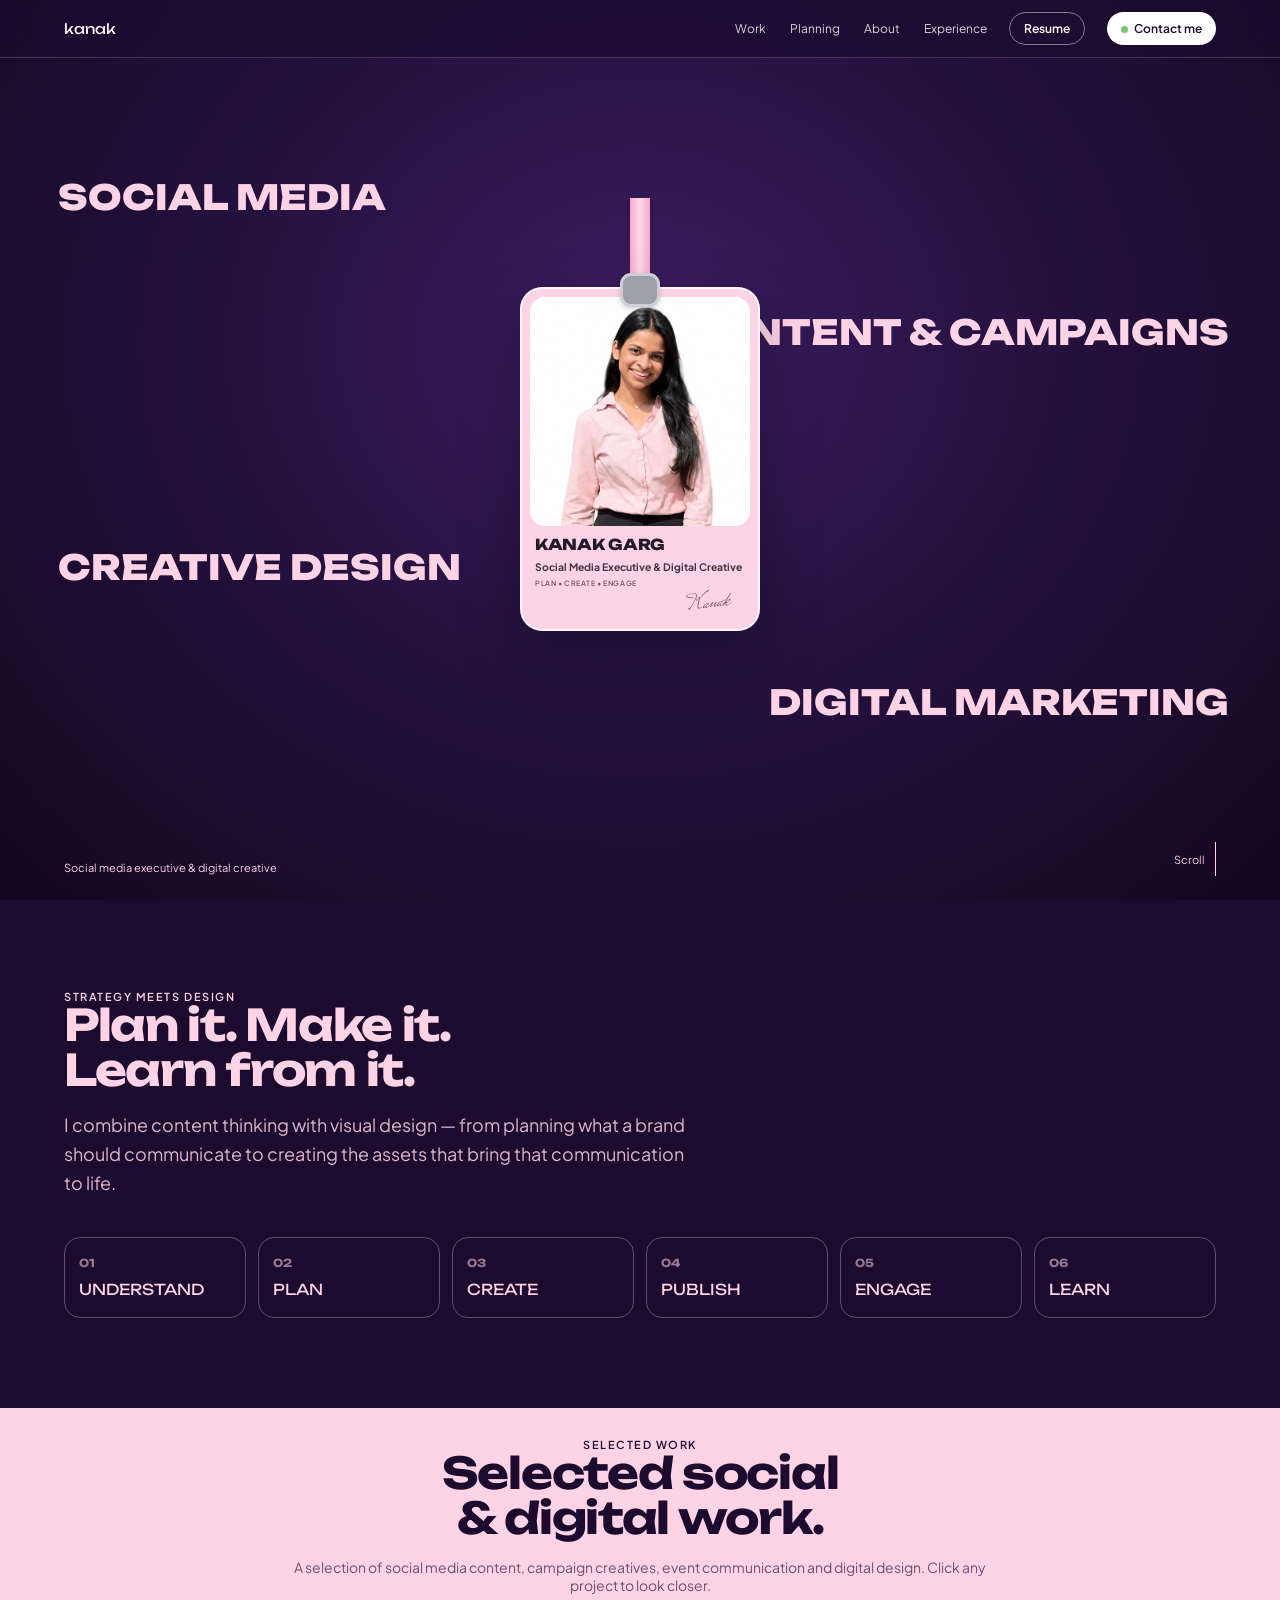
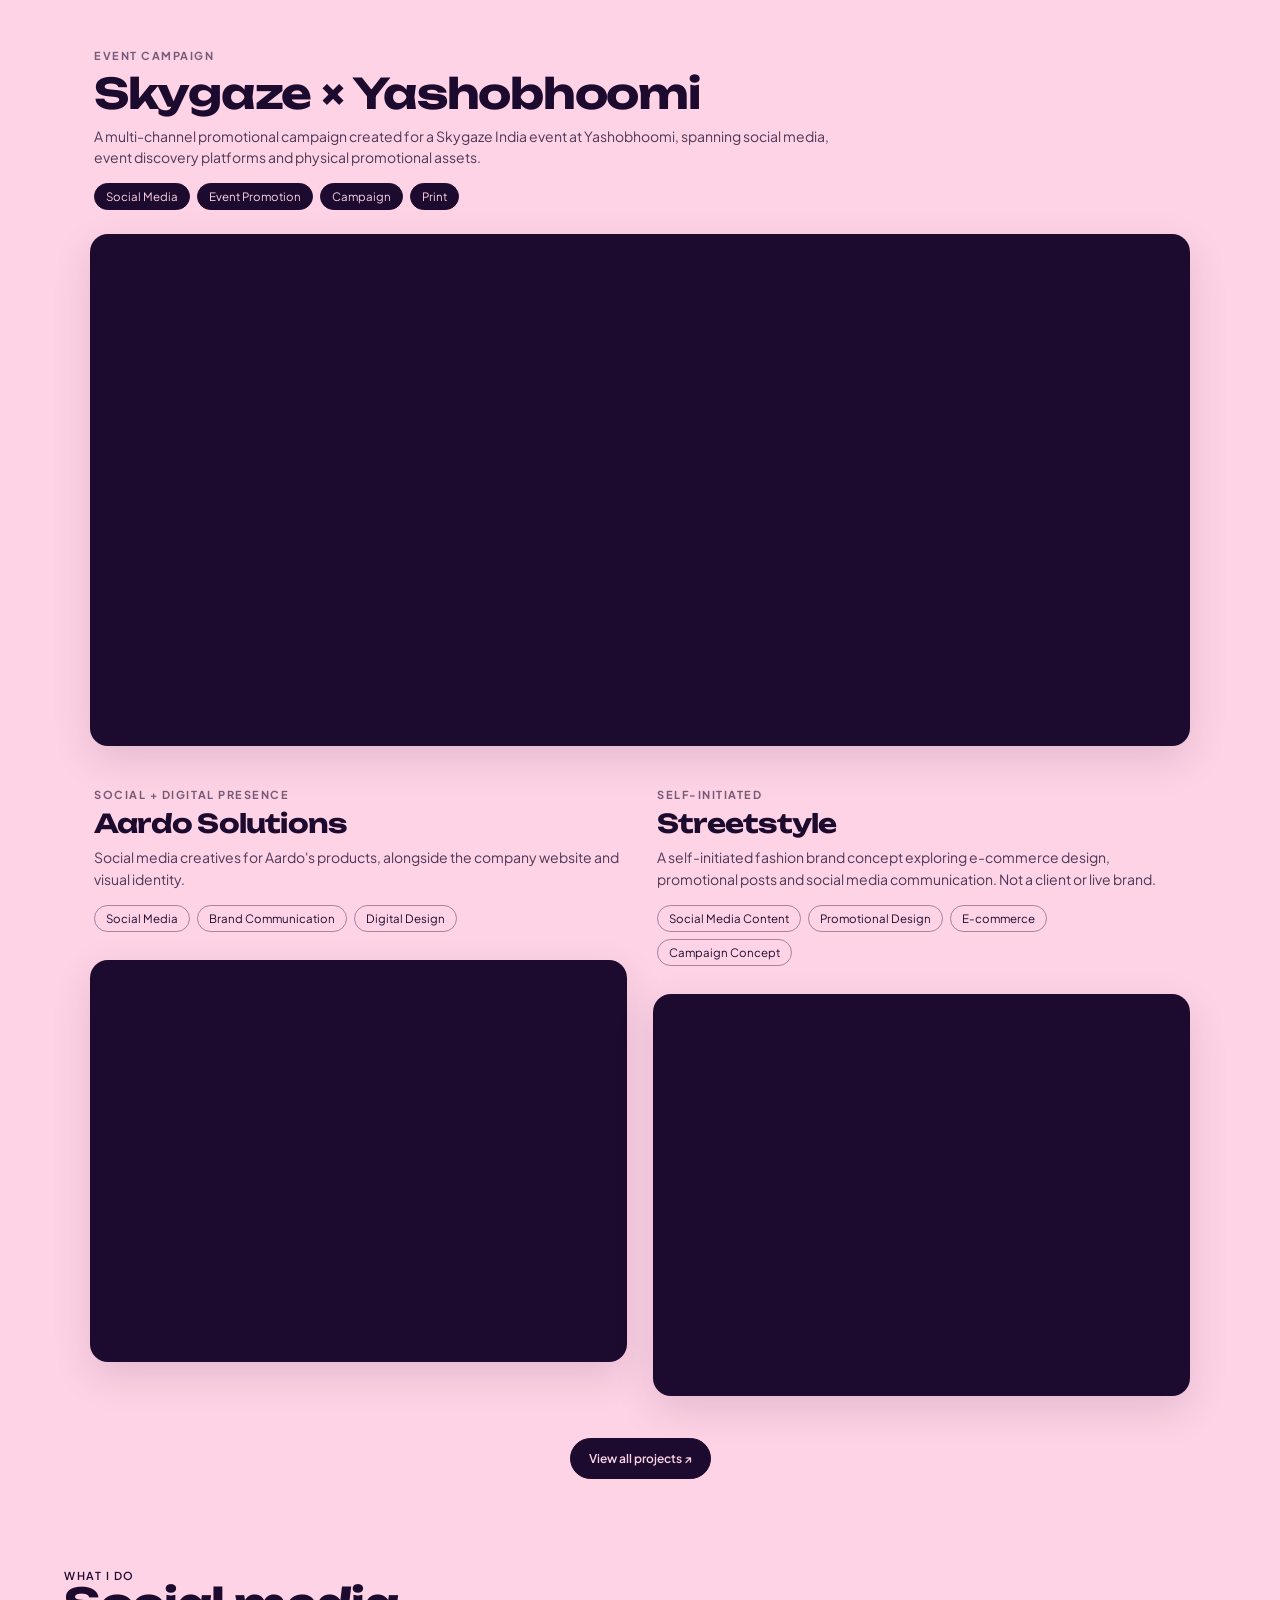
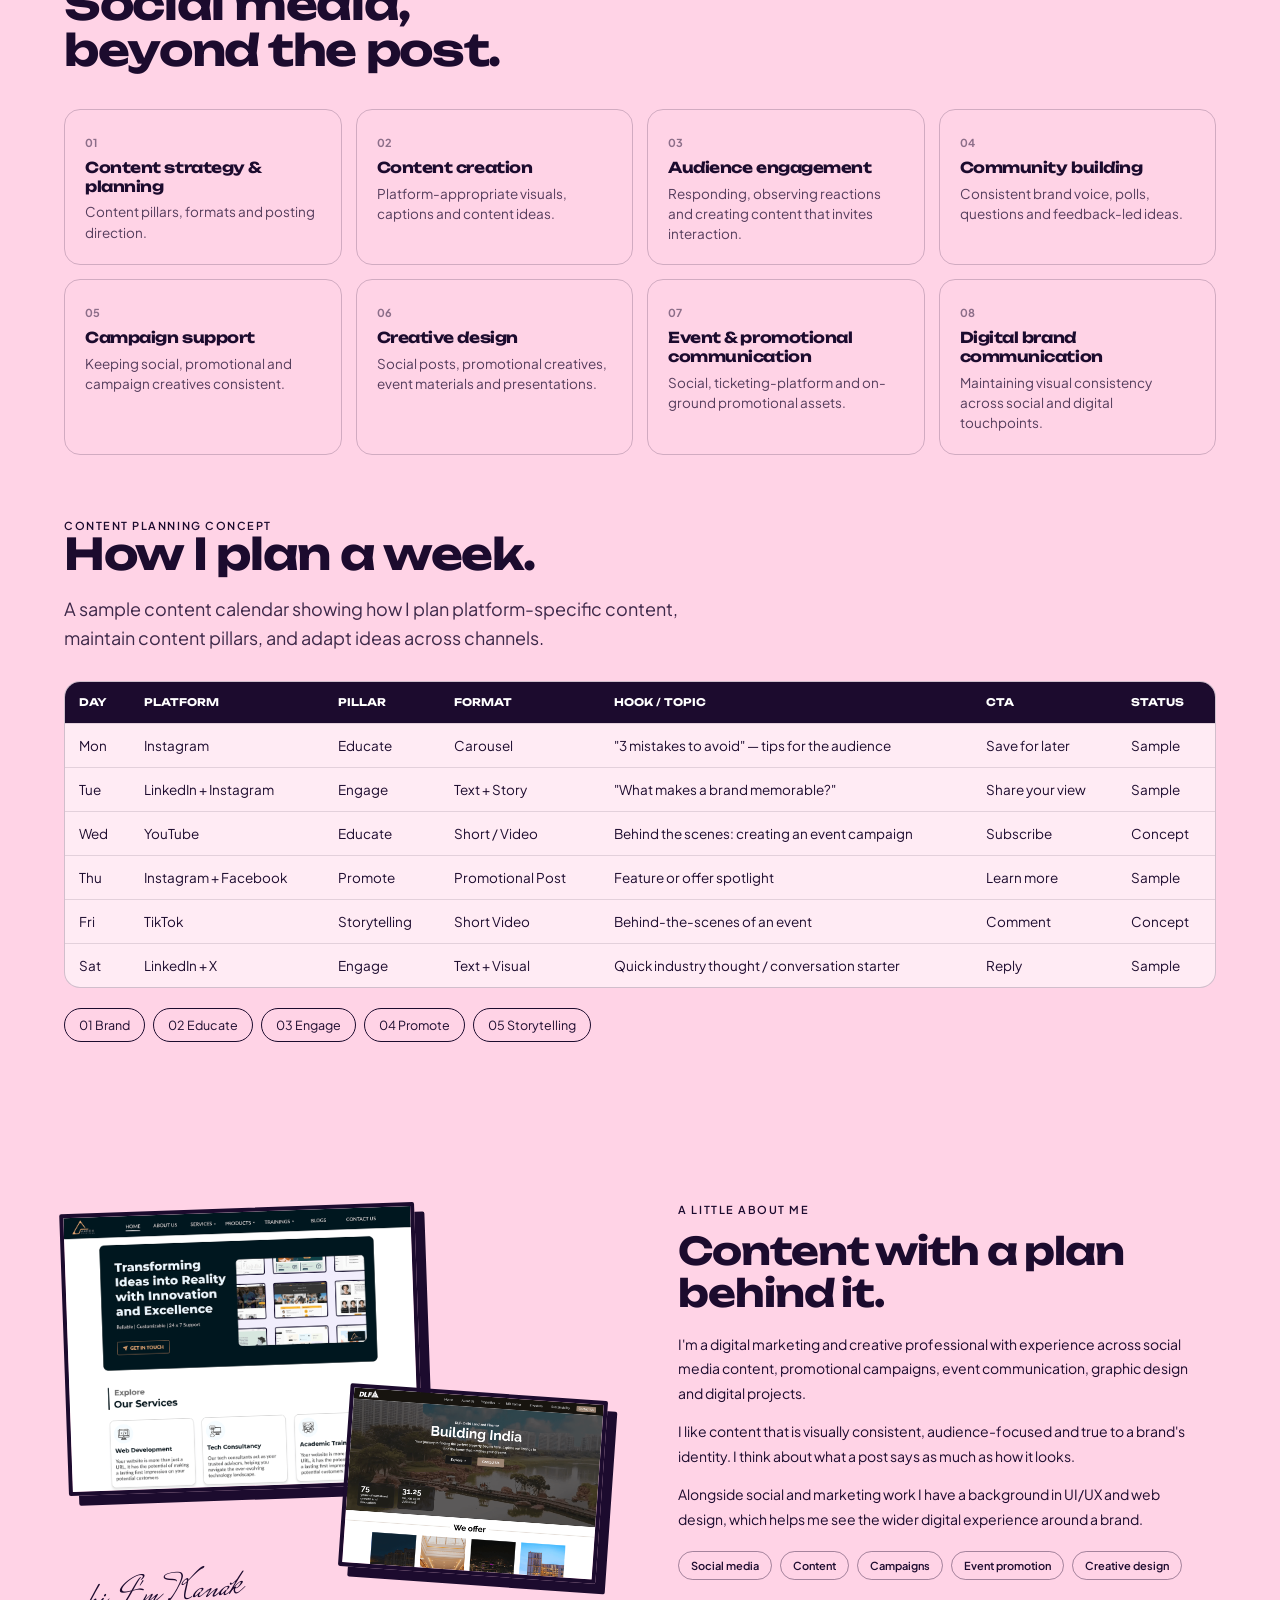
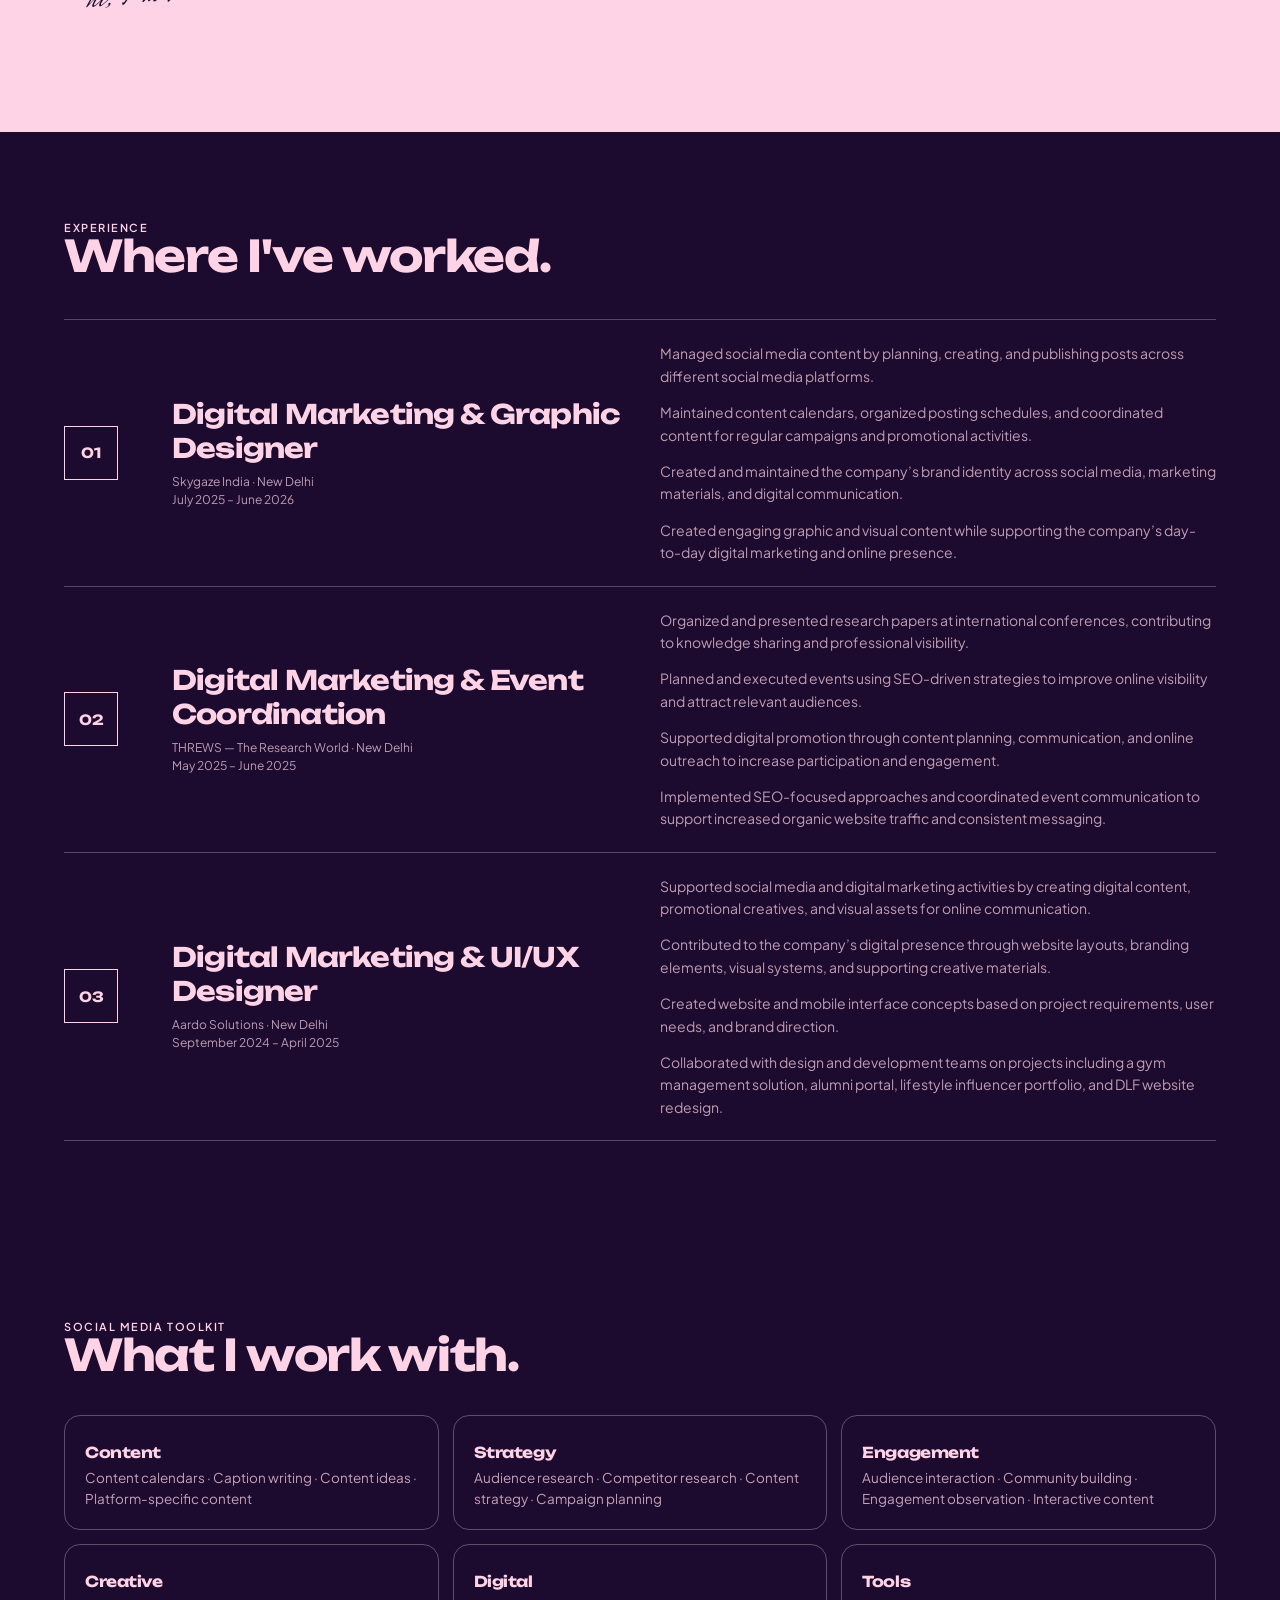
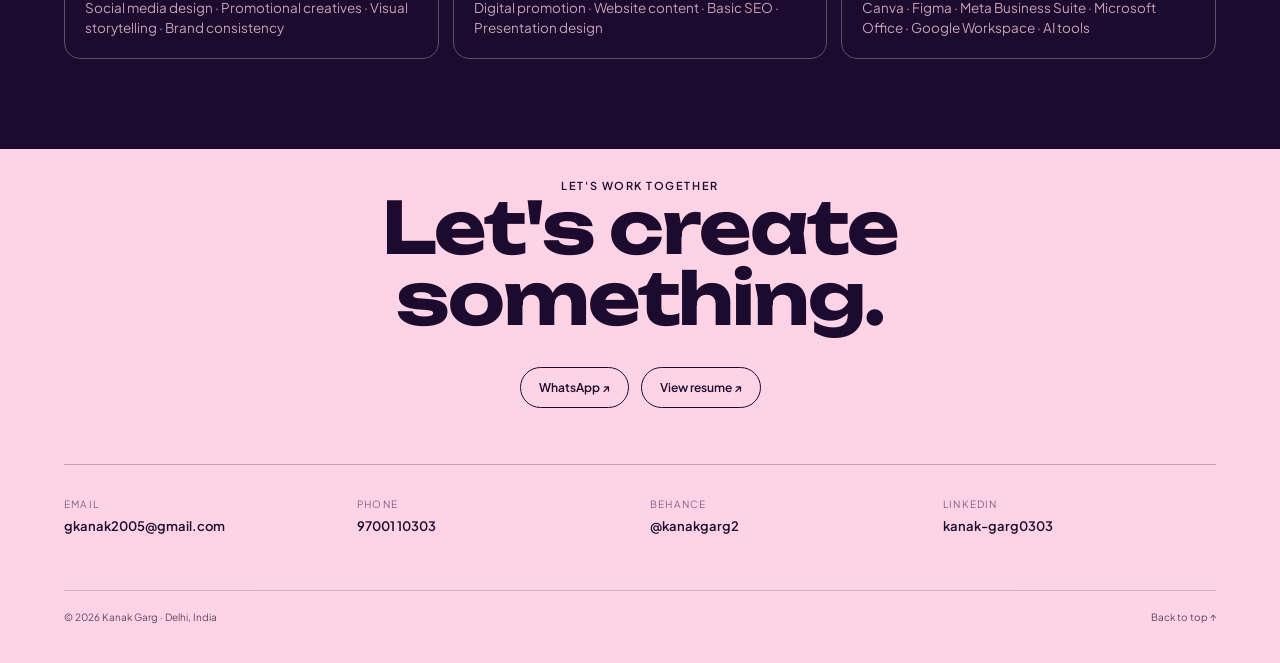
<file: index.html>
<!doctype html>
<html lang="en">
<head>
<meta charset="utf-8">
<meta name="viewport" content="width=device-width, initial-scale=1">
<meta name="description" content="Portfolio of Kanak Garg — Social Media Executive and Digital Creative specializing in social media content, campaigns, promotional design and digital communication.">
<meta property="og:type" content="website">
<meta property="og:title" content="Kanak Garg — Social Media Executive &amp; Digital Creative">
<meta property="og:description" content="Social media content, campaigns, promotional design and digital communication.">
<meta property="og:url" content="https://kanakgarg03.vercel.app/">
<meta property="og:image" content="https://kanakgarg03.vercel.app/assets/covers/social-media-posts-cover.png">
<title>Kanak Garg — Social Media Executive &amp; Digital Creative</title>
<link rel="stylesheet" href="style.css">
</head>

<body>

<header class="site-nav" id="nav" aria-label="Primary navigation">

  <a class="logo" href="#intro">
    kanak
  </a>

  <nav class="nav-links">
    <a href="#work">Work</a>
    <a href="#planning">Planning</a>
    <a href="#about">About</a>
    <a href="#experience">Experience</a>
  </nav>

  <a class="nav-resume" href="resume.html">
    Resume
  </a>

  <a
    class="nav-contact"
    href="https://wa.me/919700110303?text=Hi%20Kanak%2C%20I%27d%20like%20to%20talk%20about%20a%20project."
    target="_blank"
    rel="noopener noreferrer"
  >
    <span class="dot"></span>Contact me
  </a>

</header>


<main>

<!-- ================= HERO ================= -->

<section id="intro" class="section purple hero">

  <div class="hero-words" aria-hidden="true">

    <div class="hero-word">
      <span class="word">SOCIAL MEDIA</span>
    </div>

    <div class="hero-word">
      <span class="word">CONTENT &amp; CAMPAIGNS</span>
    </div>

    <div class="hero-word">
      <span class="word">CREATIVE DESIGN</span>
    </div>

    <div class="hero-word">
      <span class="word">DIGITAL MARKETING</span>
    </div>

  </div>


  <!-- ID CARD -->

  <div
    class="badge-wrap"
    id="badge"
    role="button"
    tabindex="0"
    aria-label="Flip Kanak's identity card"
  >

    <div class="badge" id="badgeInner">


      <!-- ================= FRONT ================= -->

      <article class="face front">

        <div class="photo-frame">

          <img
            class="photo"
            src="images/portrait.webp"
            alt="Portrait of Kanak Garg"
          >

        </div>


        <div class="front-info">

          <div class="card-title">
            KANAK GARG
          </div>

          <div class="card-sub">
            Social Media Executive &amp; Digital Creative
          </div>

          <div class="card-extra">
            Plan • Create • Engage
          </div>

          <div
            class="front-signature"
            aria-label="Kanak signature"
          >
            Kanak
          </div>

        </div>

      </article>


      <!-- ================= BACK ================= -->

      <article class="face back">

        <div class="back-head">

          <h3>
            ABOUT
          </h3>

        </div>


        <div class="back-details">

          <div class="back-details">

          <div class="back-row">
            <strong>SOCIAL</strong>
            <span>Content planning, captions, audience engagement</span>
          </div>

          <div class="back-row">
            <strong>CAMPAIGNS</strong>
            <span>Event promotion &amp; campaign support</span>
          </div>

          <div class="back-row">
            <strong>DESIGN</strong>
            <span>Social media design, promotional visuals &amp; visual storytelling</span>
          </div>

          <div class="back-row">
            <strong>TOOLS</strong>
            <span>Canva, Figma, Meta Business Suite, Microsoft Office, AI tools</span>
          </div>

        </div>


        <div class="back-footer">

          <div class="hand">
            Content that connects brands with audiences.
          </div>

          <a
            class="resume-card-btn"
            href="resume.html"
          >
            VIEW RESUME
          </a>

        </div>

      </article>

    </div>

  </div>


  <div class="hero-footer">

    <div class="type-text" id="typeText">
      Social media executive &amp; digital creative
    </div>

    <div class="scroll">
      Scroll
      <span class="scroll-line"></span>
    </div>

  </div>

</section>


<!-- ================= STRATEGY MEETS DESIGN ================= -->
<section id="strategy" class="section purple">
  <div class="reveal">
    <div class="eyebrow">Strategy meets design</div>
    <h2 class="section-title">Plan it. Make it.<br>Learn from it.</h2>
    <p class="lead">I combine content thinking with visual design — from planning what a brand should communicate to creating the assets that bring that communication to life.</p>
  </div>
  <ol class="flow reveal">
    <li><b>01</b>Understand</li><li><b>02</b>Plan</li><li><b>03</b>Create</li>
    <li><b>04</b>Publish</li><li><b>05</b>Engage</li><li><b>06</b>Learn</li>
  </ol>
</section>

<!-- ================= WORK (moved up) ================= -->
<!-- ================= WORK ================= -->

<section
  id="work"
  class="section pink"
  style="padding-bottom:0"
>

  <div class="work-head reveal">

    <div class="eyebrow">
      Selected work
    </div>

    <h2 class="section-title">
      Selected social<br>
      &amp; digital work.
    </h2>

    <p>
      A selection of social media content, campaign creatives, event communication and digital design. Click any project to look closer.
    </p>

  </div>


  <div class="grid" id="homeWorkGrid"><!-- injected by script.js --></div>


  <div class="work-cta">
    <a
      class="btn solid magnetic"
      href="projects.html"
    >
      View all projects ↗
    </a>
  </div>

</section>



<!-- ================= CAPABILITIES + PLANNING ================= -->
<section id="planning" class="section pink">
  <div class="reveal">
    <div class="eyebrow">What I do</div>

    <h2 class="section-title">
      Social media,<br>
      beyond the post.
    </h2>
  </div>

  <div class="cap-grid reveal">

    <div>
      <b>01</b>
      <h3>Content strategy &amp; planning</h3>
      <p>
        Content pillars, formats and posting direction.
      </p>
    </div>

    <div>
      <b>02</b>
      <h3>Content creation</h3>
      <p>
        Platform-appropriate visuals, captions and content ideas.
      </p>
    </div>

    <div>
      <b>03</b>
      <h3>Audience engagement</h3>
      <p>
        Responding, observing reactions and creating content that invites interaction.
      </p>
    </div>

    <div>
      <b>04</b>
      <h3>Community building</h3>
      <p>
        Consistent brand voice, polls, questions and feedback-led ideas.
      </p>
    </div>

    <div>
      <b>05</b>
      <h3>Campaign support</h3>
      <p>
        Keeping social, promotional and campaign creatives consistent.
      </p>
    </div>

    <div>
      <b>06</b>
      <h3>Creative design</h3>
      <p>
        Social posts, promotional creatives, event materials and presentations.
      </p>
    </div>

    <div>
      <b>07</b>
      <h3>Event &amp; promotional communication</h3>
      <p>
        Social, ticketing-platform and on-ground promotional assets.
      </p>
    </div>

    <div>
      <b>08</b>
      <h3>Digital brand communication</h3>
      <p>
        Maintaining visual consistency across social and digital touchpoints.
      </p>
    </div>

  </div>

  <div class="reveal plan-head">
    <div class="eyebrow">Content planning concept</div>
    <h2 class="section-title">How I plan a week.</h2>
    <p class="lead">
      A sample content calendar showing how I plan platform-specific content,
      maintain content pillars, and adapt ideas across channels.
    </p>
  </div>
  <div class="cal-wrap reveal">
    <table class="cal">
      <thead><tr><th>Day</th><th>Platform</th><th>Pillar</th><th>Format</th><th>Hook / topic</th><th>CTA</th><th>Status</th></tr></thead>
      <tbody>
        <tbody>
        <tr>
          <td>Mon</td>
          <td>Instagram</td>
          <td>Educate</td>
          <td>Carousel</td>
          <td>"3 mistakes to avoid" — tips for the audience</td>
          <td>Save for later</td>
          <td>Sample</td>
        </tr>

        <tr>
          <td>Tue</td>
          <td>LinkedIn + Instagram</td>
          <td>Engage</td>
          <td>Text + Story</td>
          <td>"What makes a brand memorable?"</td>
          <td>Share your view</td>
          <td>Sample</td>
        </tr>

        <tr>
          <td>Wed</td>
          <td>YouTube</td>
          <td>Educate</td>
          <td>Short / Video</td>
          <td>Behind the scenes: creating an event campaign</td>
          <td>Subscribe</td>
          <td>Concept</td>
        </tr>

        <tr>
          <td>Thu</td>
          <td>Instagram + Facebook</td>
          <td>Promote</td>
          <td>Promotional Post</td>
          <td>Feature or offer spotlight</td>
          <td>Learn more</td>
          <td>Sample</td>
        </tr>

        <tr>
          <td>Fri</td>
          <td>TikTok</td>
          <td>Storytelling</td>
          <td>Short Video</td>
          <td>Behind-the-scenes of an event</td>
          <td>Comment</td>
          <td>Concept</td>
        </tr>

        <tr>
          <td>Sat</td>
          <td>LinkedIn + X</td>
          <td>Engage</td>
          <td>Text + Visual</td>
          <td>Quick industry thought / conversation starter</td>
          <td>Reply</td>
          <td>Sample</td>
        </tr>
      </tbody>
    </table>
  </div>
  <div class="pillars reveal">
    <span>01 Brand</span><span>02 Educate</span><span>03 Engage</span><span>04 Promote</span><span>05 Storytelling</span>
  </div>
</section>

<!-- ================= ABOUT ================= -->

<section id="about" class="section pink">

  <div class="about-grid reveal">

    <div class="collage">

      <img
        class="sofa"
        src="images/about-1.png"
        alt=""
      >

      <img
        class="workspace"
        src="images/about-2.png"
        alt=""
      >

      <div class="note">
        hi, I'm Kanak
      </div>

    </div>


    <div class="about-copy">

      <div class="eyebrow">
        A little about me
      </div>

      <h2 id="aboutHeading">
        Content with a plan behind it.
      </h2>

      <p>
        I'm a digital marketing and creative professional with experience across social media content, promotional campaigns, event communication, graphic design and digital projects.
      </p>

      <p>
        I like content that is visually consistent, audience-focused and true to a brand's identity. I think about what a post says as much as how it looks.
      </p>

      <p>
        Alongside social and marketing work I have a background in UI/UX and web design, which helps me see the wider digital experience around a brand.
      </p>

      <div class="chips">
        <span class="chip">Social media</span>
        <span class="chip">Content</span>
        <span class="chip">Campaigns</span>
        <span class="chip">Event promotion</span>
        <span class="chip">Creative design</span>
      </div>

    </div>

  </div>

</section>


<!-- ================= EXPERIENCE ================= -->

<section id="experience" class="section purple">

  <div class="reveal">

    <div class="eyebrow">
      Experience
    </div>

    <h2 class="section-title">
      Where I've worked.
    </h2>

  </div>


  <div class="service-list">

    <div class="service-row reveal left">

      <div class="icon-tile">
        01
      </div>

      <div>

        <h3>
          Digital Marketing &amp; Graphic Designer
        </h3>

        <div class="exp-meta">
          Skygaze India · New Delhi<br>
          July 2025 – June 2026
        </div>

      </div>

      <div class="exp-description">

        <p>
          Managed social media content by planning, creating, and publishing posts across different social media platforms.</p>
          <p>Maintained content calendars, organized posting schedules, and coordinated content for regular campaigns and
          promotional activities.</p>
          <p>Created and maintained the company’s brand identity across social media, marketing materials, and digital
          communication.</p>
          <p>Created engaging graphic and visual content while supporting the company’s day-to-day digital marketing and online
          presence.</p>
      </div>

    </div>


    <div class="service-row reveal right">

      <div class="icon-tile">
        02
      </div>

      <div>

        <h3>
          Digital Marketing &amp; Event Coordination
        </h3>

        <div class="exp-meta">
          THREWS — The Research World · New Delhi<br>
          May 2025 – June 2025
        </div>

      </div>

      <div class="exp-description">

        <p>
          Organized and presented research papers at international conferences, contributing to knowledge sharing and professional visibility.
         </p><p>Planned and executed events using SEO-driven strategies to improve online visibility and attract relevant audiences.
        </p><p>Supported digital promotion through content planning, communication, and online outreach to increase participation and engagement.
        </p><p>Implemented SEO-focused approaches and coordinated event communication to support increased organic website traffic and consistent messaging.
        </p>

      </div>

    </div>

    <div class="service-row reveal right">
      <div class="icon-tile">03</div>
      <div>
        <h3>Digital Marketing &amp; UI/UX Designer</h3>
        <div class="exp-meta">Aardo Solutions · New Delhi<br>September 2024 – April 2025</div>
      </div>
      <div class="exp-description">
        <p>Supported social media and digital marketing activities by creating digital content, promotional creatives, and visual assets for online communication.
      </p><p>Contributed to the company’s digital presence through website layouts, branding elements, visual systems, and supporting creative materials.
      </p><p>Created website and mobile interface concepts based on project requirements, user needs, and brand direction.
      </p><p>Collaborated with design and development teams on projects including a gym management solution, alumni portal, lifestyle influencer portfolio, and DLF website redesign.</p>
      </div>
    </div>

  </div>
</section>


<!-- ================= TOOLKIT ================= -->
<!-- ================= TOOLKIT ================= -->
<section id="toolkit" class="section purple">
  <div class="reveal">
    <div class="eyebrow">Social media toolkit</div>
    <h2 class="section-title">What I work with.</h2>
  </div>

  <div class="cap-grid tools reveal">

    <div>
      <h3>Content</h3>
      <p>
        Content calendars · Caption writing · Content ideas ·
        Platform-specific content
      </p>
    </div>

    <div>
      <h3>Strategy</h3>
      <p>
        Audience research · Competitor research · Content strategy ·
        Campaign planning
      </p>
    </div>

    <div>
      <h3>Engagement</h3>
      <p>
        Audience interaction · Community building · Engagement observation ·
        Interactive content
      </p>
    </div>

    <div>
      <h3>Creative</h3>
      <p>
        Social media design · Promotional creatives · Visual storytelling ·
        Brand consistency
      </p>
    </div>

    <div>
      <h3>Digital</h3>
      <p>
        Digital promotion · Website content · Basic SEO · Presentation design
      </p>
    </div>

    <div>
      <h3>Tools</h3>
      <p>
        Canva · Figma · Meta Business Suite · Microsoft Office ·
        Google Workspace · AI tools
      </p>
    </div>

  </div>
</section>

<!-- ================= CONTACT ================= -->
<section id="contact" class="section pink contact">
  <div class="reveal">
    <div class="eyebrow">
      Let's work together
    </div>
    <h2>
      Let's create<br>
      something.
    </h2>
  </div>

  <div class="btns">
    <a class="btn magnetic" href="https://wa.me/919700110303?text=Hi%20Kanak%2C%20I%27d%20like%20to%20talk." target="_blank" rel="noopener">WhatsApp ↗</a>
    <a
      class="btn magnetic"
      href="resume.html"
    >
      View resume ↗
    </a>
  </div>


  <div class="contact-grid">
    <div class="contact-item">

      <small>
        Email
      </small>

      <a
        href="https://mail.google.com/mail/?view=cm&fs=1&to=gkanak2005@gmail.com"
        target="_blank"
        rel="noopener"
      >
        gkanak2005@gmail.com
      </a>

    </div>


    <div class="contact-item">

      <small>
        Phone
      </small>

      <a href="tel:+919700110303">
        97001 10303
      </a>

    </div>


    <div class="contact-item">

      <small>
        Behance
      </small>

      <a
        href="https://www.behance.net/kanakgarg2"
        target="_blank"
        rel="noopener"
      >
        @kanakgarg2
      </a>

    </div>


    <div class="contact-item">

      <small>
        LinkedIn
      </small>

      <a
        href="https://www.linkedin.com/in/kanak-garg0303"
        target="_blank"
        rel="noopener"
      >
        kanak-garg0303
      </a>

    </div>

  </div>


  <div class="footer">

    <span>
      © 2026 Kanak Garg · Delhi, India
    </span>

    <a href="#intro">
      Back to top ↑
    </a>

  </div>

</section>

</main>


<a
  class="wa"
  id="wa"
  href="https://wa.me/919700110303?text=Hi%20Kanak%2C%20I%27d%20like%20to%20talk%20about%20a%20project."
  target="_blank"
  rel="noopener"
  aria-label="Chat with Kanak on WhatsApp"
>
  <svg viewBox="0 0 24 24" aria-hidden="true">
    <path d="M20.52 3.48A11.83 11.83 0 0 0 12.08 0C5.55 0 .23 5.32.23 11.85c0 2.09.55 4.13 1.59 5.92L.13 24l6.37-1.67a11.84 11.84 0 0 0 5.57 1.39h.01c6.53 0 11.85-5.32 11.85-11.85 0-3.17-1.23-6.14-3.41-8.39ZM12.08 21.7h-.01a9.84 9.84 0 0 1-5.02-1.37l-.36-.21-3.78.99 1.01-3.68-.23-.38a9.83 9.83 0 0 1-1.51-5.2c0-5.43 4.42-9.85 9.86-9.85 2.63 0 5.1 1.03 6.96 2.89a9.79 9.79 0 0 1 2.89 6.97c0 5.43-4.42 9.85-9.86 9.85Zm5.4-7.38c-.3-.15-1.76-.87-2.03-.97-.27-.1-.47-.15-.67.15-.2.3-.77.97-.94 1.17-.17.2-.35.22-.65.07-.3-.15-1.26-.46-2.4-1.48-.89-.79-1.48-1.76-1.65-2.06-.17-.3-.02-.46.13-.61.13-.13.3-.35.45-.52.15-.17.2-.3.3-.5.1-.2.05-.37-.02-.52-.07-.15-.67-1.61-.92-2.2-.24-.58-.49-.5-.67-.51h-.57c-.2 0-.52.07-.79.37-.27.3-1.04 1.02-1.04 2.49s1.07 2.89 1.22 3.09c.15.2 2.1 3.21 5.09 4.5.71.31 1.26.49 1.69.63.71.23 1.36.2 1.87.12.57-.08 1.76-.72 2.01-1.42.25-.7.25-1.3.17-1.42-.07-.12-.27-.2-.57-.35Z"/>
  </svg>
</a>


<script src="script.js"></script>

</body>
</html>
</file>
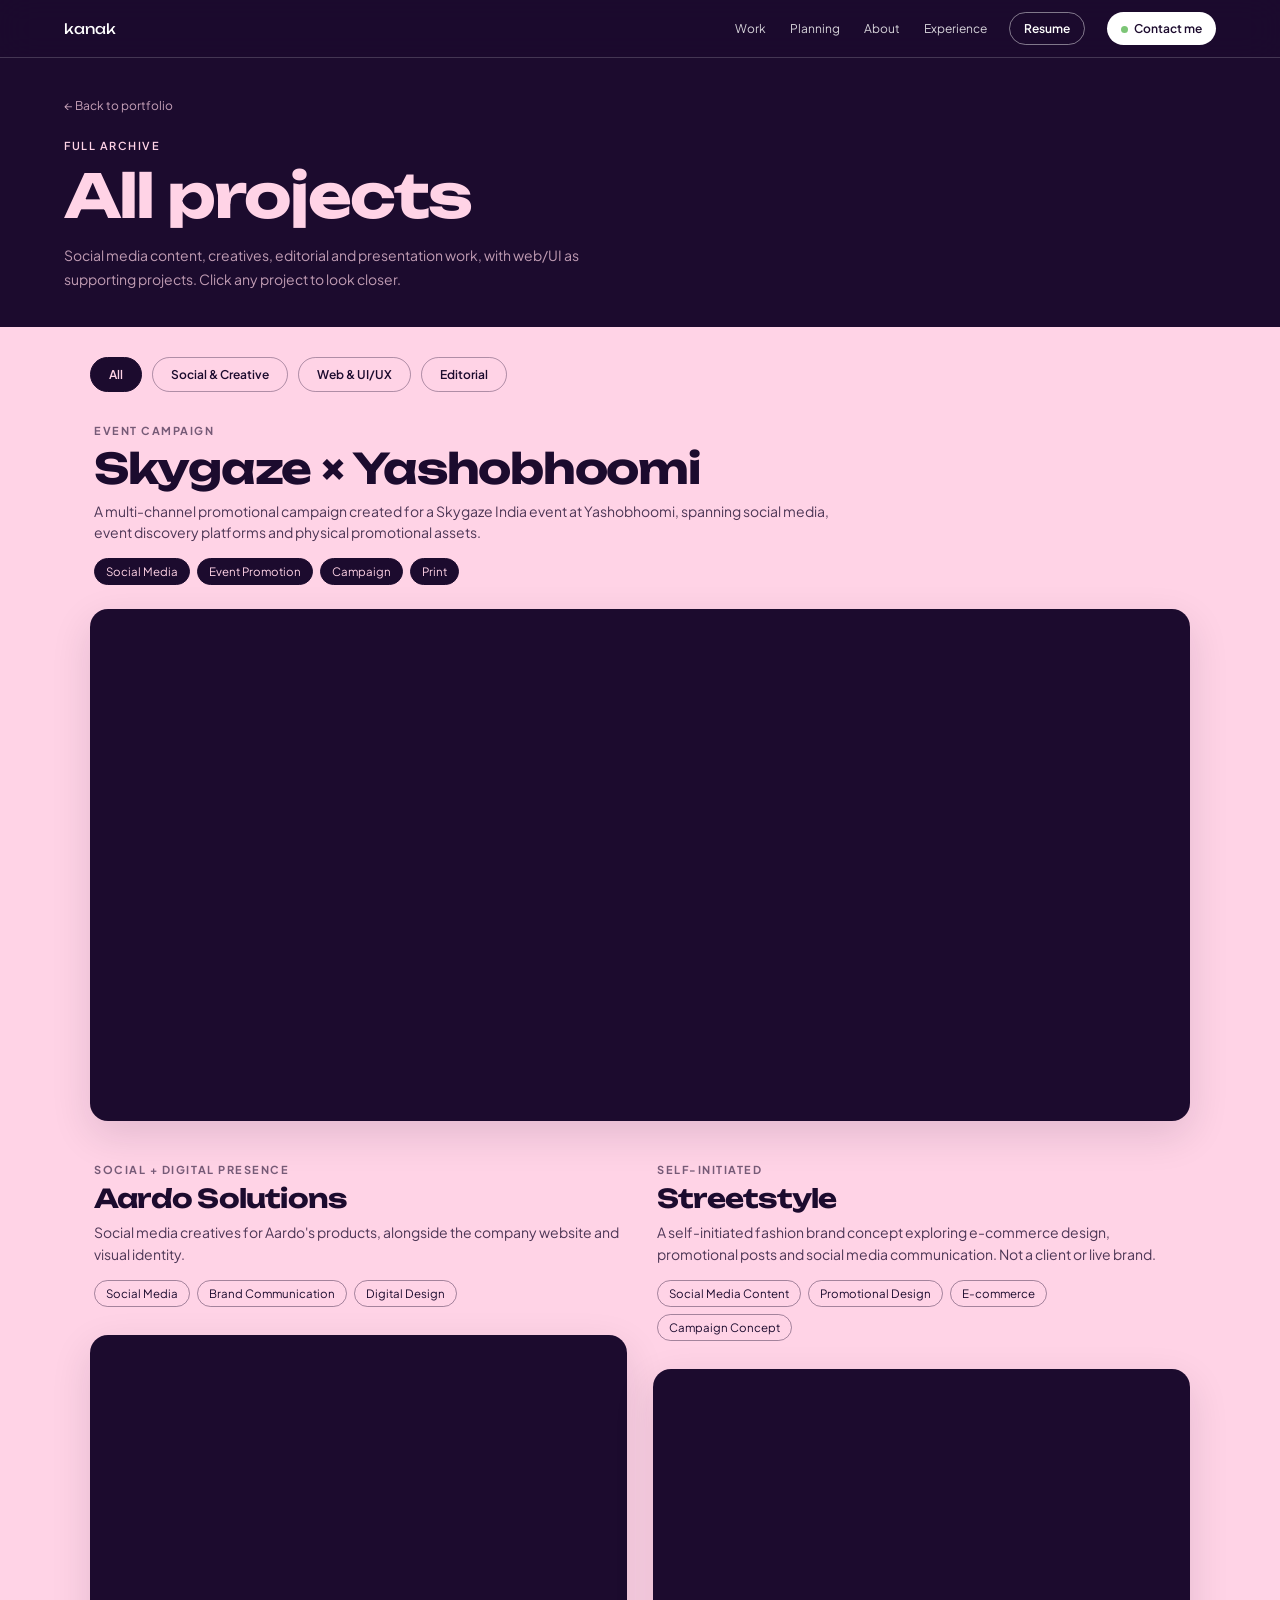
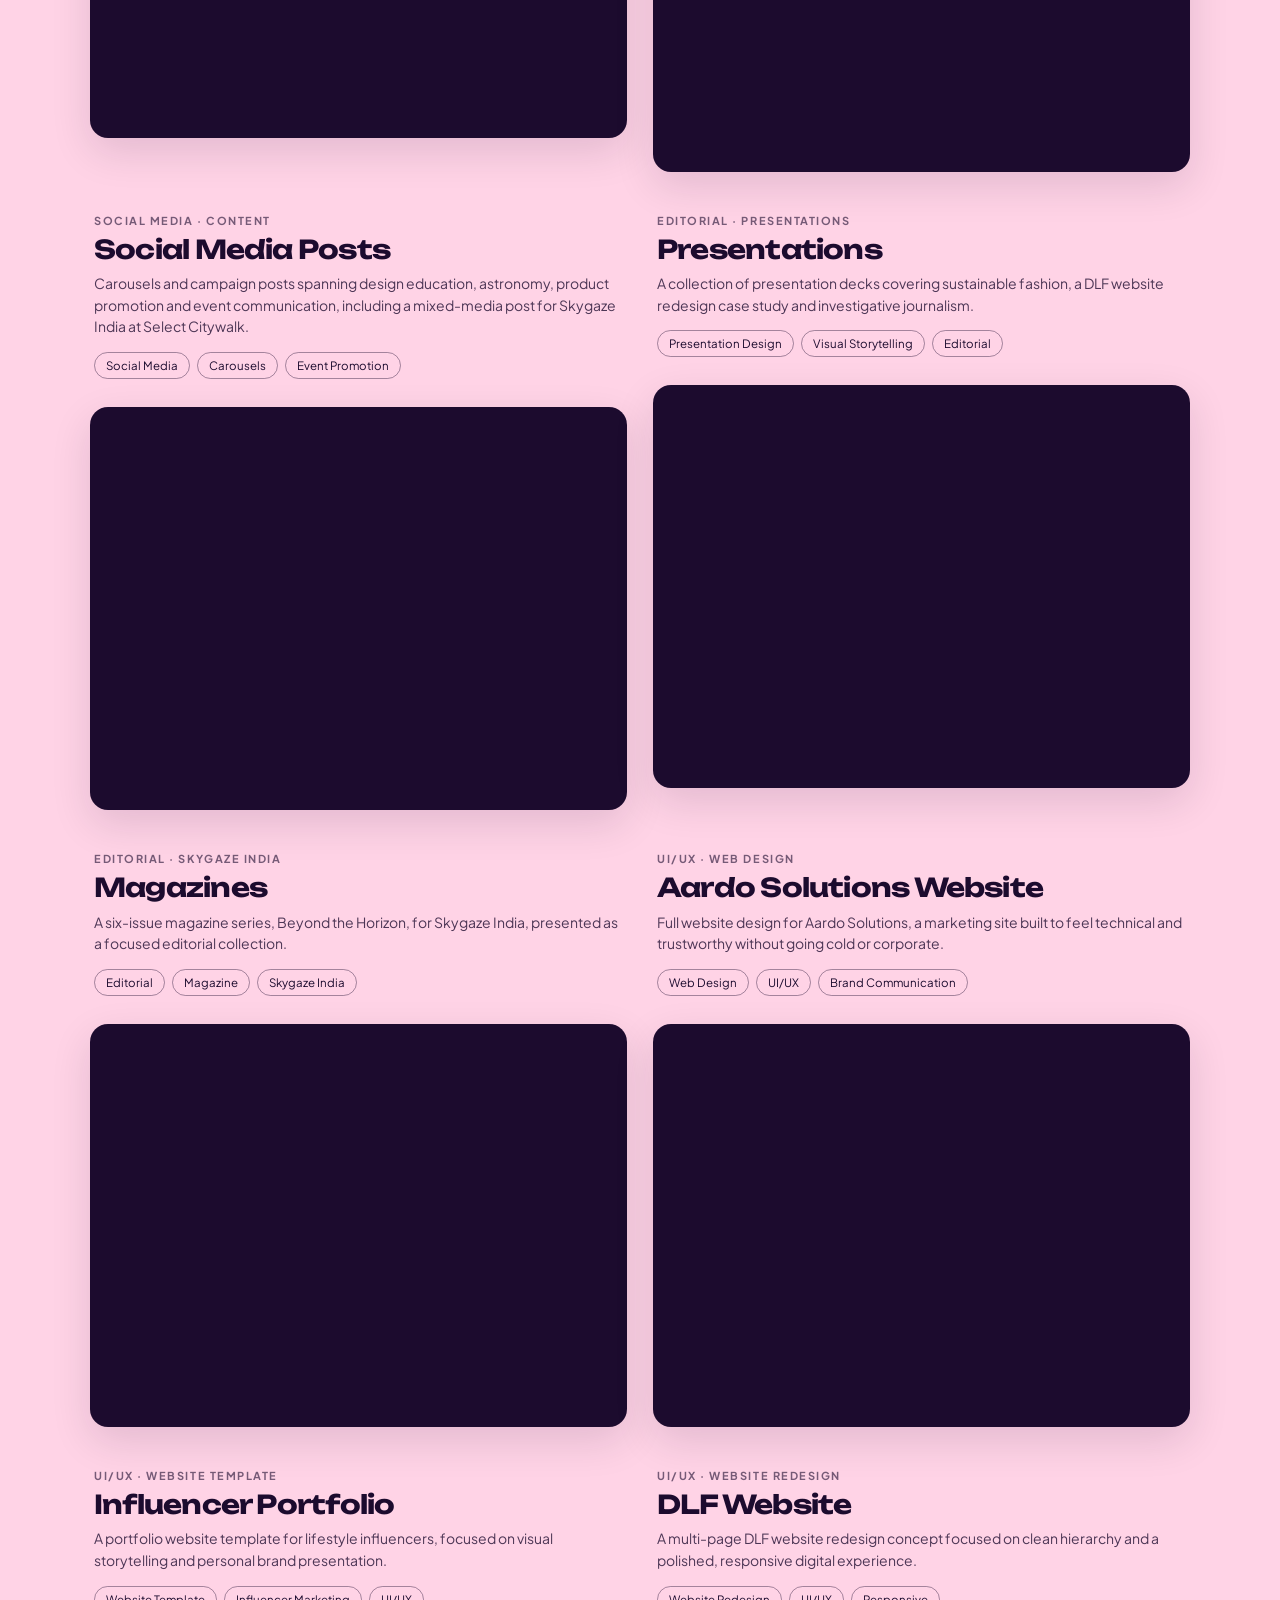
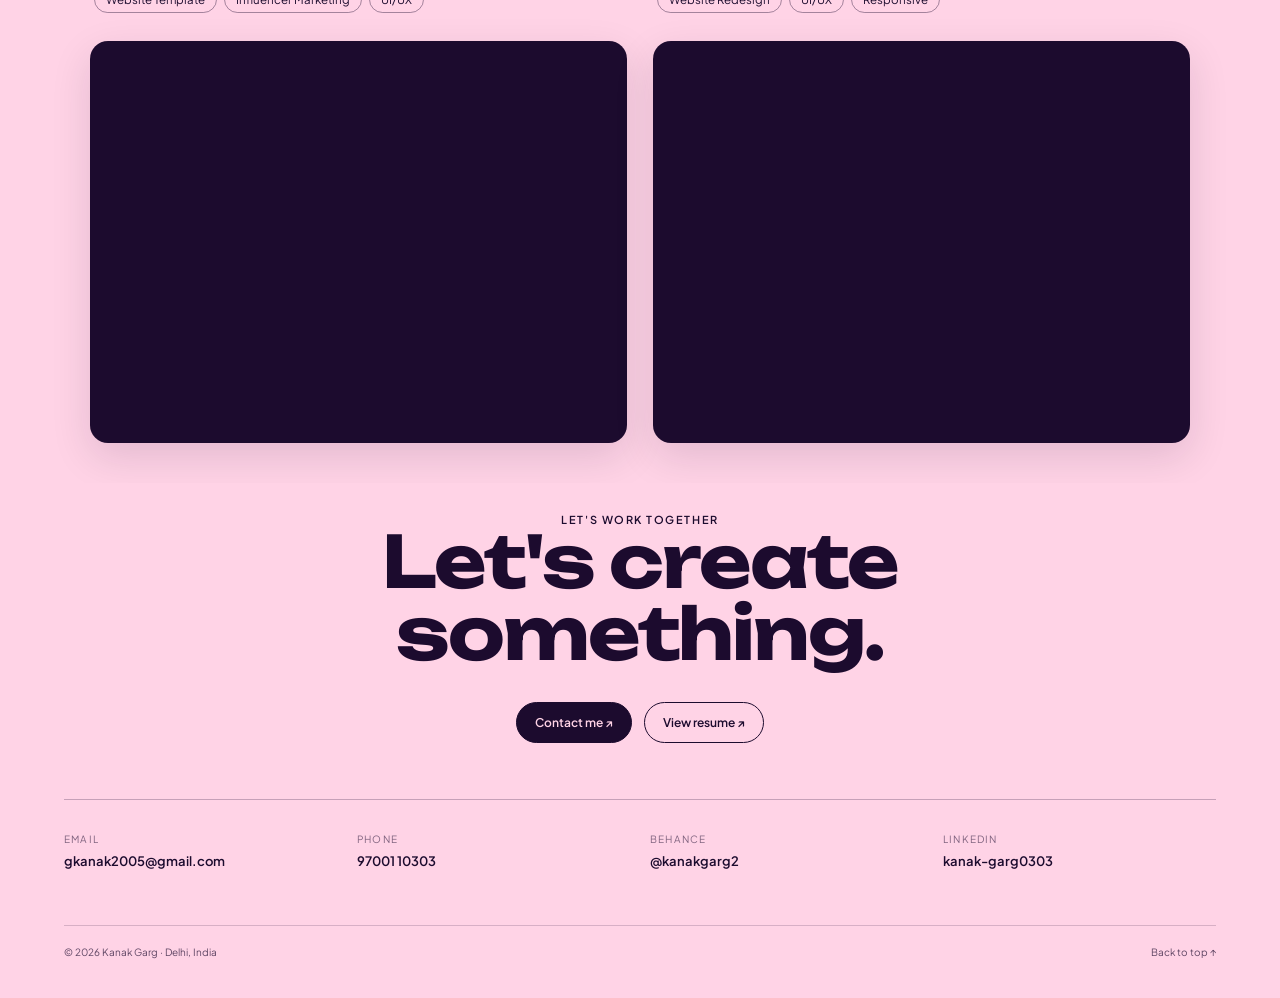
<file: projects.html>
<!doctype html>
<html lang="en">
<head>
<meta charset="utf-8">
<meta name="viewport" content="width=device-width, initial-scale=1">
<meta name="description" content="Social media content, campaign creatives, presentations and supporting web/UI work by Kanak Garg.">
<title>All work — Kanak Garg, Social Media Executive</title>
<link rel="stylesheet" href="style.css">
</head>
<body id="top">
<header class="site-nav" id="nav" aria-label="Primary navigation">
  <a class="logo" href="index.html#intro">kanak</a>
  <nav class="nav-links">
    <a href="index.html#work">Work</a><a href="index.html#planning">Planning</a><a href="index.html#about">About</a><a href="index.html#experience">Experience</a>
  </nav>
  <a class="nav-resume" href="resume.html">Resume</a>
  <a class="nav-contact" href="https://wa.me/919700110303?text=Hi%20Kanak%2C%20I%27d%20like%20to%20talk%20about%20a%20project." target="_blank" rel="noopener noreferrer"><span class="dot"></span>Contact me</a>
</header>

<main>
<section class="section purple page-head">
  <a class="back-link" href="index.html#work">← Back to portfolio</a>
  <div class="eyebrow">Full archive</div>
  <h1>All projects</h1>
  <p>Social media content, creatives, editorial and presentation work, with web/UI as supporting projects. Click any project to look closer.</p>
</section>

<section class="section pink">
  <div class="filters" id="filters" role="tablist" aria-label="Filter projects">
    <button class="filter-btn is-active" type="button" data-filter="all">All</button>
    <button class="filter-btn" type="button" data-filter="graphic">Social &amp; Creative</button>
    <button class="filter-btn" type="button" data-filter="uiux">Web &amp; UI/UX</button>
    <button class="filter-btn" type="button" data-filter="editorial">Editorial</button>
  </div>

  <div class="grid" id="projectsGrid"><!-- injected by script.js --></div>
</section>

<section id="contact" class="section pink contact">
  <div class="reveal">
    <div class="eyebrow">Let's work together</div>
    <h2>Let's create<br>something.</h2>
  </div>
  <div class="btns">
    <a class="btn solid magnetic" href="https://wa.me/919700110303?text=Hi%20Kanak%2C%20I%27d%20like%20to%20talk%20about%20a%20project." target="_blank" rel="noopener noreferrer">Contact me ↗</a>
    <a class="btn magnetic" href="resume.html">View resume ↗</a>
  </div>
  <div class="contact-grid">
    <div class="contact-item"><small>Email</small><a href="https://mail.google.com/mail/?view=cm&amp;fs=1&amp;to=gkanak2005@gmail.com" target="_blank" rel="noopener noreferrer">gkanak2005@gmail.com</a></div>
    <div class="contact-item"><small>Phone</small><a href="tel:+919700110303">97001 10303</a></div>
    <div class="contact-item"><small>Behance</small><a href="https://www.behance.net/kanakgarg2" target="_blank" rel="noopener">@kanakgarg2</a></div>
    <div class="contact-item"><small>LinkedIn</small><a href="https://www.linkedin.com/in/kanak-garg0303" target="_blank" rel="noopener">kanak-garg0303</a></div>
  </div>
  <div class="footer"><span>© 2026 Kanak Garg · Delhi, India</span><a href="#top" id="backToTop">Back to top ↑</a></div>
</section>
</main>

<a class="wa" id="wa" href="https://wa.me/919700110303?text=Hi%20Kanak%2C%20I%27d%20like%20to%20talk%20about%20a%20project." target="_blank" rel="noopener noreferrer" aria-label="Chat with Kanak on WhatsApp">
  <svg viewBox="0 0 24 24" aria-hidden="true"><path d="M20.52 3.48A11.82 11.82 0 0 0 12.06 0C5.53 0 .22 5.31.22 11.84c0 2.09.55 4.13 1.6 5.92L.12 24l6.39-1.67a11.82 11.82 0 0 0 5.55 1.39h.01c6.52 0 11.83-5.31 11.83-11.84 0-3.16-1.23-6.13-3.38-8.4ZM12.07 21.7h-.01a9.83 9.83 0 0 1-5.01-1.37l-.36-.21-3.79.99 1.01-3.69-.23-.38a9.83 9.83 0 1 1 8.39 4.66Zm5.4-7.38c-.3-.15-1.77-.87-2.04-.97-.27-.1-.47-.15-.67.15-.2.3-.77.97-.94 1.17-.17.2-.35.22-.65.07-.3-.15-1.27-.47-2.42-1.49-.89-.79-1.49-1.76-1.66-2.06-.17-.3-.02-.46.13-.61.14-.14.3-.35.45-.52.15-.17.2-.3.3-.5.1-.2.05-.37-.02-.52-.07-.15-.67-1.62-.92-2.22-.24-.58-.49-.5-.67-.51h-.57c-.2 0-.52.07-.79.37-.27.3-1.04 1.02-1.04 2.49s1.07 2.89 1.22 3.09c.15.2 2.1 3.2 5.09 4.49.71.31 1.27.5 1.7.64.72.23 1.38.2 1.9.12.58-.09 1.77-.72 2.02-1.42.25-.7.25-1.3.17-1.42-.07-.12-.27-.2-.57-.35Z"/></svg>
</a>
<script src="script.js"></script>
</body>
</html>
</file>
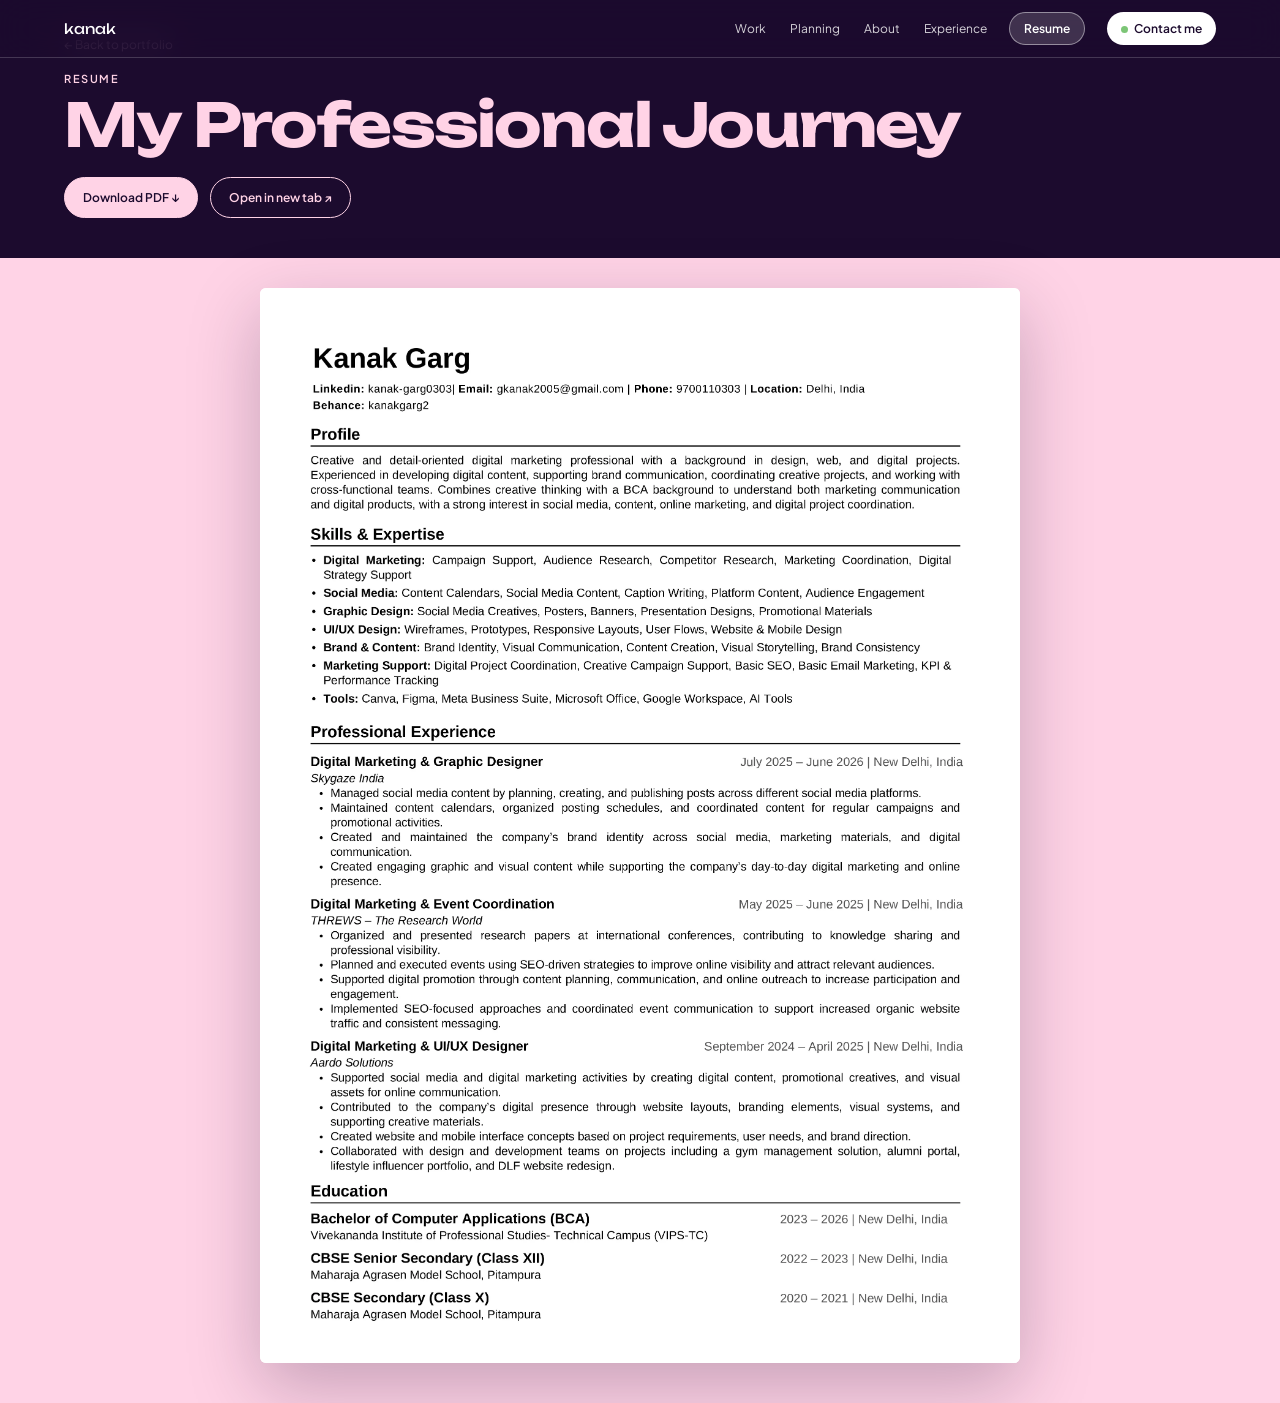
<file: resume.html>
<!doctype html>
<html lang="en">
<head>
<meta charset="utf-8">
<meta name="viewport" content="width=device-width, initial-scale=1">
<meta name="description" content="Resume of Kanak Garg, Social Media Executive & Digital Creative — view online or download the PDF.">
<title>Resume — Kanak Garg</title>
<link rel="stylesheet" href="style.css">
</head>
<body>
<header class="site-nav" id="nav" aria-label="Primary navigation">
  <a class="logo" href="index.html#intro">kanak</a>
  <nav class="nav-links">
    <a href="index.html#work">Work</a><a href="index.html#planning">Planning</a><a href="index.html#about">About</a><a href="index.html#experience">Experience</a>
  </nav>
  <a class="nav-resume" href="resume.html" aria-current="page">Resume</a>
  <a
    class="nav-contact"
    href="https://wa.me/919700110303?text=Hi%20Kanak%2C%20I%27d%20like%20to%20talk%20about%20a%20project."
    target="_blank"
    rel="noopener noreferrer"
  >
    <span class="dot"></span>Contact me
  </a>
</header>

<main>
<section class="section purple page-head resume-head">
  <a class="back-link" href="index.html">← Back to portfolio</a>

  <div class="eyebrow">Resume</div>

  <h1>My Professional Journey</h1>

  <div class="resume-actions">
    <a class="btn light solid"
       href="resume/KanakGarg_Resume.pdf"
       download="KanakGarg_Resume.pdf">
      Download PDF ↓
    </a>

    <a class="btn light"
       href="resume/KanakGarg_Resume.pdf"
       target="_blank"
       rel="noopener">
      Open in new tab ↗
    </a>
  </div>
</section>
<section class="section pink">
  <div class="resume-sheet reveal">
    <img src="images/resume-preview.webp" alt="Kanak Garg's resume, one page" width="1076" height="1521">
  </div>

  <div class="resume-foot">
    <a class="btn solid" href="resume/KanakGarg_Resume.pdf" download="KanakGarg_Resume.pdf">Download PDF ↓</a>
    <a class="btn" href="mailto:gkanak2005@gmail.com?subject=Project%20enquiry">Contact me ↗</a>
  </div>
</section>
</main>

<a
  class="wa"
  id="wa"
  href="https://wa.me/919700110303?text=Hi%20Kanak%2C%20I%27d%20like%20to%20talk%20about%20a%20project."
  target="_blank"
  rel="noopener noreferrer"
  aria-label="Chat with Kanak on WhatsApp"
>
  <svg viewBox="0 0 24 24" aria-hidden="true">
    <path
      fill="currentColor"
      d="M20.52 3.48A11.8 11.8 0 0 0 12.08 0C5.56 0 .25 5.31.25 11.84c0 2.09.55 4.13 1.59 5.93L.15 24l6.38-1.67a11.82 11.82 0 0 0 5.55 1.4h.01c6.52 0 11.83-5.31 11.83-11.84 0-3.16-1.23-6.13-3.4-8.41ZM12.09 21.7h-.01a9.83 9.83 0 0 1-5.01-1.37l-.36-.21-3.79.99 1.01-3.69-.23-.38a9.83 9.83 0 0 1-1.51-5.2C2.19 6.4 6.61 1.98 12.09 1.98c2.65 0 5.14 1.03 7.01 2.9a9.85 9.85 0 0 1 2.9 7.01c0 5.48-4.42 9.81-9.91 9.81Zm5.4-7.36c-.3-.15-1.77-.87-2.04-.97-.27-.1-.47-.15-.67.15-.2.3-.77.97-.94 1.17-.17.2-.35.22-.65.07-.3-.15-1.27-.47-2.42-1.49-.9-.8-1.5-1.79-1.67-2.09-.17-.3-.02-.46.13-.61.13-.13.3-.35.45-.52.15-.17.2-.3.3-.5.1-.2.05-.37-.02-.52-.07-.15-.67-1.62-.92-2.22-.24-.58-.49-.5-.67-.51h-.57c-.2 0-.52.07-.8.37-.27.3-1.05 1.02-1.05 2.49s1.08 2.89 1.23 3.09c.15.2 2.12 3.24 5.14 4.54.72.31 1.28.49 1.72.63.72.23 1.37.2 1.89.12.58-.09 1.77-.72 2.02-1.42.25-.7.25-1.3.17-1.42-.07-.12-.27-.2-.57-.35Z"
    />
  </svg>
</a>
<script src="script.js"></script>
</body>
</html>
</file>
<file: style.css>
@import url('https://fonts.googleapis.com/css2?family=Mrs+Saint+Delafield&family=Plus+Jakarta+Sans:wght@400;500;600;700&family=Unbounded:wght@700;800&display=swap');

:root{
  --purple:#1c0b2e;
  --pink:#ffd3e6;
  --white:#fff;
  --green:#7cc576;
  --muted:rgba(28,11,46,.58);
  --ease:cubic-bezier(.2,.8,.2,1);
  --gutter:clamp(20px,5vw,72px);
  --nav-h:58px;
}

*{
  box-sizing:border-box;
}

html{
  scroll-behavior:smooth;
  scroll-padding-top:var(--nav-h);
}

body{
  margin:0;
  font-family:'Plus Jakarta Sans',sans-serif;
  background:var(--purple);
  color:var(--white);
  overflow-x:hidden;
}

button,
a{
  font:inherit;
}

a{
  color:inherit;
  text-decoration:none;
}

img{
  display:block;
  max-width:100%;
}

.section{
  position:relative;
  padding:clamp(56px,7vw,96px) var(--gutter);
}

.purple{
  background:var(--purple);
  color:var(--pink);
}

.pink{
  background:var(--pink);
  color:var(--purple);
}

h1,
h2,
h3,
.big{
  font-family:Unbounded,sans-serif;
  letter-spacing:-.03em;
  margin:0;
}

.section-title{
  font-size:clamp(26px,3.4vw,44px);
  line-height:1.04;
}

.eyebrow{
  font-size:11px;
  letter-spacing:.14em;
  text-transform:uppercase;
  font-weight:600;
}

.muted{
  opacity:.62;
}

.reveal{
  opacity:0;
  transform:translateY(40px);
  transition:
    opacity .9s var(--ease),
    transform .9s var(--ease);
}

.reveal.left{
  transform:translateX(-60px) rotate(-2deg);
}

.reveal.right{
  transform:translateX(60px) rotate(2deg);
}

.reveal.scale{
  transform:scale(.85) rotate(-3deg);
}

.reveal.in{
  opacity:1;
  transform:none;
}

.word{
  display:inline-block;
  transform:translateY(110%);
  transition:transform .8s var(--ease);
}

.in .word{
  transform:none;
}


/* =========================================================
   NAVIGATION
   ========================================================= */

.site-nav{
  position:fixed;
  z-index:50;
  top:0;
  left:0;
  right:0;

  height:var(--nav-h);

  display:flex;
  align-items:center;
  gap:22px;

  padding:0 var(--gutter);

  border-bottom:1px solid rgba(255,255,255,.18);

  background:rgba(28,11,46,.62);

  backdrop-filter:blur(18px);
  -webkit-backdrop-filter:blur(18px);

  color:#fff;

  white-space:nowrap;
}

.logo{
  font-family:Unbounded,sans-serif;
  font-size:14px;
  position:relative;
  margin-right:auto;
}


.nav-links{
  display:flex;
  gap:24px;
  font-size:12px;
}

.nav-links a{
  opacity:.82;
  transition:opacity .25s;
}

.nav-links a:hover,
.nav-links a[aria-current]{
  opacity:1;
}

.nav-resume{
  border:1px solid rgba(255,255,255,.45);
  border-radius:999px;
  padding:8px 14px;
  font-weight:600;
  font-size:12px;

  transition:
    background .25s,
    color .25s;
}

.nav-resume:hover,
.nav-resume[aria-current]{
  background:rgba(255,255,255,.16);
}

.nav-contact{
  background:#fff;
  color:var(--purple);
  border-radius:999px;
  padding:9px 14px;
  font-weight:600;
  font-size:12px;
}

.dot{
  display:inline-block;
  width:7px;
  height:7px;

  background:var(--green);

  border-radius:50%;

  margin-right:6px;
}


/* =========================================================
   HERO
   ========================================================= */

.hero{
  min-height:100svh;

  display:grid;
  place-items:center;

  overflow:hidden;

  padding:
    var(--nav-h)
    var(--gutter)
    40px;

  background:
    radial-gradient(
      ellipse at 50% 38%,
      #3b1d60 0%,
      #24103d 48%,
      #14071f 100%
    );
}

.hero-words{
  position:absolute;
  inset:0;

  padding:
    calc(var(--nav-h) + 4px)
    var(--gutter)
    70px;

  display:grid;

  grid-template-columns:1fr 1fr;
  grid-template-rows:1fr 1fr;

  align-items:center;

  pointer-events:none;
}

.hero-word{
  font:
    800
    clamp(18px,2.7vw,35px)/1
    Unbounded,sans-serif;

  color:var(--pink);

  overflow:hidden;

  padding:.08em 0;
}

.hero-word:nth-child(odd){
  text-align:left;
}

.hero-word:nth-child(even){
  text-align:right;
}

/* =========================================================
   HERO WORDS — ASYMMETRIC DESKTOP POSITIONING
   ========================================================= */

/* =========================================
   ASYMMETRIC HERO WORD POSITIONING
   ========================================= */

/* =========================================================
   HERO WORDS — CREATIVE ASYMMETRIC POSITIONING
   ========================================================= */

@media (min-width: 761px) {

  .hero-words {
    position: absolute;
    inset: 0;
    width: 100%;
    height: 100%;
    display: block;
    pointer-events: none;
  }

  .hero-word {
    position: absolute;
    width: max-content;
    padding: 0;
  }

  /* ───────── TOP LEFT ───────── */
  .hero-word:nth-child(1) {
    top: 20%;
    left: 4.5%;
    text-align: left;
  }

  /* ───────── TOP RIGHT ───────── */
  .hero-word:nth-child(2) {
    top: 35%;
    right: 4%;
    text-align: right;
  }

  /* ───────── BOTTOM LEFT ───────── */
  .hero-word:nth-child(3) {
    bottom: 35%;
    left: 4.5%;
    text-align: left;
  }

  /* ───────── BOTTOM RIGHT ───────── */
  .hero-word:nth-child(4) {
    bottom: 20%;
    right: 4%;
    text-align: right;
  }

}

/* =========================================================
   ID CARD
   ========================================================= */

.badge-wrap{
  --w:clamp(240px,17.3vw,300px);

  position:relative;

  width:var(--w);

  font-size:calc(var(--w) / 30);

  aspect-ratio:1/1.43;

  perspective:1400px;

  z-index:3;

  cursor:pointer;

  animation:
    drop 1.1s var(--ease) both;
}


/* Lanyard */

.badge-wrap::before{
  content:"";

  position:absolute;

  z-index:-2;

  top:calc(-1 * clamp(76px,7vw,112px));

  left:50%;

  width:20px;

  height:calc(clamp(76px,7vw,112px) + 8px);

  transform:translateX(-50%);

  border-radius:0 0 10px 10px;

  background:
    linear-gradient(
      90deg,
      #f7a8c9 0%,
      #ffd9e8 48%,
      #f7a8c9 100%
    );

  box-shadow:
    0 1px 4px rgba(0,0,0,.12);
}


/* Clip */

.badge-wrap::after{
  content:"";

  position:absolute;

  z-index:5;

  top:-14px;

  left:50%;

  width:34px;
  height:28px;

  transform:translateX(-50%);

  border-radius:11px;

  background:#9da0aa;

  border:3px solid #cfd0d7;

  box-shadow:
    0 2px 5px rgba(0,0,0,.16);
}


@keyframes drop{
  0%{
    transform:translateY(-60px);
    opacity:0;
  }

  100%{
    transform:none;
    opacity:1;
  }
}


.badge{
  position:absolute;
  inset:0;

  transform-style:preserve-3d;

  transition:
    transform .3s cubic-bezier(.65,0,.25,1);
}

.badge.flip{
  transform:rotateY(180deg);
}

.face{
  position:absolute;
  inset:0;

  backface-visibility:hidden;
  -webkit-backface-visibility:hidden;

  border-radius:22px;

  overflow:hidden;

  box-shadow:
    0 24px 60px rgba(0,0,0,.30);

  border:2px solid rgba(255,255,255,.86);
}


/* =========================================================
   CARD FRONT
   ========================================================= */

.front{
  background:var(--pink);

  color:#211a28;

  padding:8px;

  display:flex;

  flex-direction:column;
}


.photo-frame{
  width:100%;

  aspect-ratio:553/574;

  flex:0 0 auto;

  border-radius:15px;

  overflow:hidden;

  background:#fff;
}

.photo{
  display:block;

  width:100%;
  height:100%;

  object-fit:contain;

  object-position:center;
}


/* =========================================================
   CARD INFORMATION
   ========================================================= */

.front-info{
  position:relative;

  flex:1;

  padding:10px 5px 8px;

  display:flex;

  flex-direction:column;

  align-items:flex-start;
}


/* NAME */

.card-title{
  font:
    800
    2.70em/.95
    Unbounded,sans-serif;

  letter-spacing:-.055em;

  color:#211a28;

  white-space:nowrap;
}


/* SUBTITLE */

.card-sub{
  font-size:1.3em;

  font-weight:700;

  color:#3f3744;

  margin-top:.6em;

  line-height:1.25;
}


/* EXTRA TEXT */

.card-extra{
  margin-top:.8em;

  font-size:.90em;

  font-weight:600;

  letter-spacing:.08em;

  color:#7b5066;

  text-transform:uppercase;
}


/* =========================================================
   SIGNATURE
   ========================================================= */

.front-signature{
  position:absolute;

  right:20px;

  left:auto;

  bottom:5px;

  font:
    2.65em/1
    'Mrs Saint Delafield',
    cursive;

  color:#7b5066;

  transform:rotate(-5deg);

  white-space:nowrap;
}


/* =========================================================
   CARD BACK
   ========================================================= */

.back{
  transform:rotateY(180deg);

  background:var(--pink);

  color:#211a28;

  padding: 38px 20px 20px;

  display:flex;

  flex-direction:column;
}


/* =========================================================
   BACK HEADING
   ========================================================= */

.back-head{
  flex:0 0 auto;
}

.back h3{
  font-family:Unbounded,sans-serif;

  font-size:1.72em;

  font-weight:800;

  line-height:1.08;

  letter-spacing:-.045em;

  margin:0;

  color:#211a28;

  white-space:nowrap;
}


/* =========================================================
   BACK DETAILS
   ========================================================= */

.back-details {
  width: 100%;
  margin-bottom: 15px; /* more space after TOOLS */
}

.back-row {
  display: grid;
  grid-template-columns: 68px minmax(0, 1fr);
  column-gap: 10px;
  align-items: start;
  padding: 11px 0;
  border-bottom: 1px solid rgba(35, 20, 45, 0.18);
}

.back-row:last-child{
  border-bottom:
    1px solid
    rgba(33,26,40,.22);

}
/* Category */

.back-row strong {
  display: block;

  width: 62px;
  min-width: 62px;

  font-size: 9px;
  line-height: 1.2;
  font-weight: 800;
  letter-spacing: 0.02em;

  white-space: nowrap;
}

/* Description */

.back-row span {
  display: block;

  min-width: 0;

  font-size: 10px;
  line-height: 1.45;
  font-weight: 400;

  overflow-wrap: break-word;
  word-break: normal;
}


/* =========================================================
   BACK FOOTER
   ========================================================= */

.back-footer {
  margin-top: auto;
  padding-top: 1.2em;
}

.back-footer .resume-card-btn {
  margin-top: 4px;
}

/* =========================================================
   DESIGN STATEMENT
   ========================================================= */

.hand {
    font:     2.05em/1.05     'Mrs Saint Delafield';
  font-size: 18px;
  line-height: 1.2;
  font-weight: 500;
  font-style: normal;
  letter-spacing: 0.3px;
  color: #7b5066;
  max-width: 100%;
  white-space: nowrap;
  transform: none;
}


/* =========================================================
   RESUME BUTTON
   ========================================================= */

.resume-card-btn{

  display:inline-flex;

  align-items:center;

  justify-content:center;

  margin-top:14px;

  padding:8px 15px;

  border:
    1.5px solid
    #211a28;

  border-radius:999px;

  background:#211a28;

  color:var(--pink);

  font-family:
    'Plus Jakarta Sans',
    sans-serif;

  font-size:.72em;

  font-weight:700;

  letter-spacing:.08em;

  text-decoration:none;

  transition:
    transform .3s var(--ease),
    background .3s,
    color .3s;
}


.resume-card-btn:hover{

  transform:translateY(-3px);

  background:transparent;

  color:#211a28;

}

/* =========================================================
   HERO FOOTER
   ========================================================= */

.hero-footer{
  position:absolute;

  bottom:24px;

  left:var(--gutter);

  right:var(--gutter);

  display:flex;

  justify-content:space-between;

  align-items:end;

  font-size:11px;

  color:var(--pink);
}

.type-text{
  max-width:360px;

  min-height:1.4em;
}

.scroll{
  display:flex;

  gap:10px;

  align-items:center;
}

.scroll-line{
  height:34px;

  width:1px;

  background:var(--pink);

  animation:pulse 1.4s infinite;
}

@keyframes pulse{
  50%{
    transform:scaleY(.4);

    opacity:.45;
  }
}


/* =========================================================
   ABOUT
   ========================================================= */

.about-grid{
  display:grid;

  grid-template-columns:1fr 1fr;

  gap:clamp(32px,6vw,90px);

  align-items:center;
}

.collage{
  position:relative;

  min-height:400px;
}

.collage img{
  position:absolute;

  width:66%;

  border:4px solid var(--purple);

  box-shadow:
    10px 10px 0 var(--purple);

  border-radius:2px;
}

.collage .sofa{
  top:4%;
  left:0;

  transform:rotate(-2deg);
}

.collage .workspace{
  right:0;
  bottom:4%;

  width:48%;

  transform:rotate(4deg);
}

.wa svg {
  width: 24px;
  height: 24px;
  fill: #ffffff;
  display: block;
}

.exp-description {
  grid-column: 3;
  width: 100%;
  max-width: 800px;
}

.exp-description p {
  margin: 0;
}

.exp-description p + p {
  margin-top: 10px;
}

.exp-description {
  grid-column: 3;
  width: 100%;
  max-width: 800px;
}

.exp-description p {
  margin: 0;
  line-height: 1.6;
}

.exp-description p + p {
  margin-top: 14px;
}

.exp-description strong {
  font-weight: 600;
}

.note{
  position:absolute;

  z-index:3;

  bottom:-40px;
  left:4%;

  font:
    38px
    'Mrs Saint Delafield',
    cursive;

  transform:rotate(-5deg);

  opacity:0;

  transition:
    all .7s var(--ease);
}

.in .note{
  opacity:1;

  transform:
    rotate(-5deg)
    translateY(-8px);
}

.about-copy h2{
  font-size:
    clamp(
      24px,
      3vw,
      38px
    );

  line-height:1.1;

  margin:14px 0 18px;
}

.about-copy p{
  max-width:520px;

  font-size:14px;

  line-height:1.75;

  margin:0 0 14px;
}

.chips{
  display:flex;

  flex-wrap:wrap;

  gap:8px;

  margin-top:20px;
}

.chip{
  border:
    1px solid
    rgba(28,11,46,.4);

  border-radius:999px;

  padding:7px 12px;

  font-size:11px;

  font-weight:600;
}


/* =========================================================
   EXPERIENCE
   ========================================================= */

.service-list{
  margin-top:40px;

  border-top:
    1px solid
    rgba(255,211,230,.28);
}

.service-row{
  display:grid;

  grid-template-columns:84px 1fr 1.2fr;

  gap:24px;

  align-items:center;

  padding:22px 0;

  border-bottom:
    1px solid
    rgba(255,211,230,.28);

  transition:
    padding .4s var(--ease),
    opacity .9s var(--ease),
    transform .9s var(--ease);
}

.service-row:hover{
  padding-left:12px;
}

.icon-tile{
  width:54px;
  height:54px;

  border:
    1px solid
    var(--pink);

  display:grid;

  place-items:center;

  font:
    700
    14px
    Unbounded,
    sans-serif;

  transition:
    transform .4s var(--ease);
}

.service-row:hover .icon-tile{
  transform:
    rotate(-12deg)
    scale(1.12);
}

.service-row h3{
  font-size:
    clamp(
      18px,
      2.1vw,
      28px
    );

  transition:
    transform .4s var(--ease);
}

.service-row:hover h3{
  transform:translateX(12px);
}

.exp-meta{
  margin-top:8px;

  font-size:12px;

  opacity:.72;

  line-height:1.5;

  transition:
    transform .4s var(--ease);
}

.service-row:hover .exp-meta{
  transform:translateX(12px);
}

.service-row p{
  opacity:.72;

  line-height:1.6;

  margin:0;

  font-size:14px;
}


/* ---------- Work ---------- */

.work-head{
  text-align:center;
  max-width:720px;
  margin:0 auto;
}

.work-head .eyebrow{
  text-align:center;
}

.work-head .section-title{
  text-align:center;
  margin-left:auto;
  margin-right:auto;
}

.work-head p{
  font-size:14px;
  opacity:.65;
  margin:16px auto 0;
  text-align:center;
}

/* Button BELOW the cards */
.work-cta{
  position:relative;
  left:auto;
  right:auto;
  bottom:auto;
  display:flex;
  justify-content:center;
  margin-top:42px;
  padding-bottom:20px;
}

.progress,
.progress-fill{
  display:none;
}

/* =========================================================
   BUTTONS
   ========================================================= */

.btn{
  display:inline-flex;

  align-items:center;

  gap:12px;

  padding:12px 18px;

  border:
    1px solid
    var(--purple);

  border-radius:999px;

  font-weight:600;

  font-size:12px;

  transition:
    transform .35s var(--ease),
    background .3s,
    color .3s;

  cursor:pointer;
}

.btn.solid{
  background:var(--purple);

  color:var(--pink);
}

.btn:hover{
  transform:translateY(-4px);
}

.btns{
  display:flex;

  justify-content:center;

  gap:12px;

  flex-wrap:wrap;

  margin:32px 0 56px;
}


/* =========================================================
   CONTACT
   ========================================================= */

.contact{
  text-align:center;
}

.contact h2{
  font-size:
    clamp(
      30px,
      5.6vw,
      72px
    );

  line-height:1;

  max-width:900px;

  margin:0 auto;
}

.contact-grid{
  display:grid;

  grid-template-columns:
    repeat(4,1fr);

  gap:20px;

  text-align:left;

  border-top:
    1px solid
    rgba(28,11,46,.25);

  padding-top:26px;
}

.contact-item small{
  font-size:10px;

  text-transform:uppercase;

  letter-spacing:.12em;

  opacity:.55;
}

.contact-item a{
  display:block;

  margin-top:6px;

  font-size:13px;

  font-weight:600;

  overflow-wrap:anywhere;
}

.footer{
  display:flex;

  justify-content:space-between;

  border-top:
    1px solid
    rgba(28,11,46,.25);

  margin-top:56px;

  padding-top:20px;

  font-size:10px;

  opacity:.7;
}


/* =========================================================
   WHATSAPP
   ========================================================= */

.wa{
  position:fixed;
  right:18px;
  bottom:18px;
  width:46px;
  height:46px;
  border-radius:50%;
  background:#25d366;
  color:#fff;
  display:grid;
  place-items:center;
  z-index:60;
  font-size:20px;
  box-shadow:
    0 10px 30px
    rgba(0,0,0,.2);
  transform:scale(0);
  transition:
    transform .7s var(--ease);
}

.wa.show{
  transform:scale(1);
}

.wa svg{
  width:24px;
  height:24px;
  fill:currentColor;
}


/* =========================================================
   INNER PAGES
   ========================================================= */

.page-head{
  padding-top:calc(var(--nav-h) + 35px);
  padding-bottom:35px;
}

.page-head h1{
  font-size:
    clamp(
      30px,
      5vw,
      60px
    );

  line-height:1;

  margin-top:14px;
}

.page-head p{
  max-width:520px;

  font-size:14px;

  line-height:1.7;

  opacity:.72;

  margin:18px 0 0;
}

.back-link{
  display:inline-block;

  margin-bottom:26px;

  font-size:12px;

  opacity:.75;
}

.back-link:hover{
  opacity:1;
}

.resume-actions{
  display:flex;

  flex-wrap:wrap;

  gap:12px;

  margin-top:26px;
}

.btn.light{
  border-color:var(--pink);

  color:var(--pink);
}

.btn.light.solid{
  background:var(--pink);

  color:var(--purple);
}

.resume-preview-section{
  max-width:560px;

  margin:0 auto;

  background:#fff;

  box-shadow:
    0 24px 70px
    rgba(28,11,46,.25);

  border-radius:6px;

  overflow:hidden;
}

.resume-sheet img{
  width:100%;
  height:auto;
}

.resume-preview-section{
  padding-top:40px;
  padding-bottom:50px;
}

.resume-sheet{
  max-width:760px;
  margin:0 auto;
  background:#fff;
  box-shadow:0 24px 70px rgba(28,11,46,.25);
  border-radius:6px;
  overflow:hidden;
}

.resume-foot{
  text-align:center;

  margin-top:30px;

  display:flex;

  justify-content:center;

  gap:12px;

  flex-wrap:wrap;
}

.proj-more{
  text-align:center;

  margin-top:48px;
}


/* =========================================================
   MOBILE
   ========================================================= */

@media(max-width:760px){

  :root{
    --nav-h:54px;
  }


  /* Navigation */

  .site-nav{
    gap:10px;
  }

  .nav-links{
    display:none;
  }

  .nav-resume,
  .nav-contact{
    padding:8px 12px;

    font-size:11px;
  }


  /* Hero */

  .hero{
    padding-top:var(--nav-h);
  }

  .hero-words{
    grid-template-columns:1fr;

    grid-template-rows:
      auto
      auto
      1fr
      auto
      auto;

    padding:
      calc(var(--nav-h) + 26px)
      0
      64px;

    align-items:start;
  }

  .hero-word{
    font-size:
      clamp(
        22px,
        7.4vw,
        34px
      ) !important;

    text-align:center !important;

    padding:0;
  }

  .hero-word {
    position: relative;
  }

  .hero-word:nth-child(1) {
    transform: translate(35px, 35px) rotate(-3deg);
  }

  .hero-word:nth-child(2) {
    transform: translate(-45px, -30px) rotate(2deg);
  }

  .hero-word:nth-child(3) {
    transform: translate(30px, -35px) rotate(2deg);
  }

  .hero-word:nth-child(4) {
    transform: translate(-50px, 35px) rotate(-2deg);
  }


  /* Card */

  .badge-wrap{
    --w:min(78vw,300px);
  }


  .card-title{
    font-size:2.25em;
  }

  .card-sub{
    font-size:.95em;

    font-weight:700;
  }

  .card-extra{
    font-size:.68em;

    margin-top:.65em;
  }

  .front-signature{
    right:5px;

    left:auto;

    bottom:5px;

    font-size:1.9em;
  }


  /* Hero footer */

  .hero-footer{
    bottom:14px;

    font-size:9px;
  }


  /* About */

  .about-grid{
    grid-template-columns:1fr;

    gap:48px;
  }

  .collage{
    min-height:340px;
  }

  .note{
    font-size:32px;

    bottom:-6px;
  }


  /* Experience */

  .service-row{
    grid-template-columns:
      48px 1fr;

    gap:14px;

    padding:18px 0;
  }

  .service-row p{
    grid-column:2;
  }

  .icon-tile{
    width:46px;
    height:46px;

    font-size:12px;
  }



  /* Contact */

  .contact-grid{
    grid-template-columns:1fr;

    gap:22px;
  }

  .footer{
    margin-top:40px;
  }

}


/* =========================================================
   REDUCED MOTION
   ========================================================= */

@media(prefers-reduced-motion:reduce){

  html{
    scroll-behavior:auto;
  }

  *,
  *::before,
  *::after{
    animation-duration:.01ms !important;

    animation-iteration-count:1 !important;

    transition-duration:.01ms !important;
  }

  .reveal{
    opacity:1 !important;

    transform:none !important;
  }

  .word{
    transform:none !important;
  }

  .wa{
    transform:scale(1);
  }

}
/* =========================================================
   RESUME PAGE FIX
   ========================================================= */

/* Smaller purple header */
.resume-head {
  padding-top: 32px !important;
  padding-bottom: 40px !important;
  min-height: auto !important;
}

/* Keep back link close to content */
.resume-head .back-link {
  margin-bottom: 20px;
}

/* Resume title */
.resume-head h1 {
  margin-top: 10px;
}

/* Buttons */
.resume-head .resume-actions {
  margin-top: 22px;
}

/* Pink resume area */
.resume-preview {
  background: var(--pink) !important;
  color: var(--purple);
  padding-top: 45px !important;
  padding-bottom: 70px !important;
  min-height: auto !important;
}

/* Smaller resume preview */
.resume-preview .resume-sheet {
  width: min(560px, 90vw);
  max-width: 560px;
  margin: 0 auto;
  background: #fff;
  box-shadow: 0 24px 70px rgba(28,11,46,.25);
  border-radius: 6px;
  overflow: hidden;
}

/* Resume image */
.resume-preview .resume-sheet img {
  display: block;
  width: 100%;
  height: auto;
}

/* Remove bottom resume buttons */
.resume-foot {
  display: none !important;
}

/* Reduce the pink space above the resume */
.section.pink {
  padding-top: 30px !important;
  padding-bottom: 40px !important;
}

.resume-sheet {
  margin-top: 0 !important;
}@media(max-width:760px){
  :root{--nav-h:54px}
  .site-nav{gap:10px}
  .nav-links{display:none}
  .nav-resume,.nav-contact{padding:8px 12px;font-size:11px}
  .hero{padding-top:var(--nav-h)}
  .hero-words{grid-template-columns:1fr;grid-template-rows:auto auto 1fr auto auto;padding:calc(var(--nav-h) + 26px) 0 64px;align-items:start}
  .hero-word{font-size:clamp(22px,7.4vw,34px)!important;text-align:center!important;padding:0}
  .hero-word:nth-child(1){grid-row:1}
  .hero-word:nth-child(2){grid-row:2}
  .hero-word:nth-child(3){grid-row:4}
  .hero-word:nth-child(4){grid-row:5}
  .badge-wrap{--w:min(78vw,300px)}
  .hero-footer{bottom:14px;font-size:9px}
  .about-grid{grid-template-columns:1fr;gap:48px}
  .collage{min-height:340px}
  .note{font-size:32px;bottom:-6px}
  .service-row{grid-template-columns:48px 1fr;gap:14px;padding:18px 0}
  .service-row p{grid-column:2}
  .icon-tile{width:46px;height:46px;font-size:12px}
  .contact-grid{grid-template-columns:1fr;gap:22px}
  .footer{margin-top:40px}
}
@media(prefers-reduced-motion:reduce){
  html{scroll-behavior:auto}
  *,*::before,*::after{animation-duration:.01ms!important;animation-iteration-count:1!important;transition-duration:.01ms!important}
  .reveal{opacity:1!important;transform:none!important}
  .word{transform:none!important}
  .wa{transform:scale(1)}
}

.wa svg{width:22px;height:22px;fill:currentColor}
/* Make About section taller */
#about {
  padding-top: 110px !important;
  padding-bottom: 140px !important;
}

@media (max-width: 760px) {
  #about {
    padding-top: 70px !important;
    padding-bottom: 90px !important;
  }
}

/* =========================================================
   PROJECTS — filters, cards and viewers
   (layout + behaviour carried over from the previous portfolio,
   restyled in this site's pink / purple theme)
   ========================================================= */

.filters{
  display:flex;
  flex-wrap:wrap;
  gap:10px;
  max-width:1100px;
  margin:0 auto 32px;
}

.filter-btn{
  font-size:12px;
  font-weight:600;
  padding:9px 18px;
  border:1px solid rgba(28,11,46,.35);
  border-radius:999px;
  background:transparent;
  color:var(--purple);
  cursor:pointer;
  transition:background .25s var(--ease),color .25s var(--ease),border-color .25s var(--ease);
}
.filter-btn:hover{border-color:var(--purple)}
.filter-btn.is-active{background:var(--purple);border-color:var(--purple);color:var(--pink)}

.grid{
  display:grid;
  grid-template-columns:repeat(2,minmax(0,1fr));
  gap:26px;
  max-width:1100px;
  margin:0 auto;
}
#homeWorkGrid{margin-top:55px}

.card.is-hidden{display:none}

.card-frame{
  display:block;
  position:relative;
  width:100%;
  padding:0;
  border:0;
  aspect-ratio:4/3;
  overflow:hidden;
  border-radius:18px;
  background:#fff;
  color:inherit;
  text-align:left;
  box-shadow:0 14px 40px rgba(28,11,46,.12);
  cursor:pointer;
}
.card-frame img{
  width:100%;
  height:100%;
  object-fit:cover;
  object-position:center top;
  transform:scale(1.02);
  transition:transform .7s var(--ease);
}
.card:hover .card-frame img{transform:scale(1.08)}
.card-frame:focus-visible{outline:2px solid var(--purple);outline-offset:4px}
.card-frame.is-locked{cursor:default}

.project-view-trigger::after{
  content:'View project →';
  position:absolute;
  right:14px;
  bottom:14px;
  z-index:3;
  font-size:11px;
  font-weight:600;
  letter-spacing:.04em;
  color:var(--pink);
  background:rgba(28,11,46,.82);
  padding:7px 12px;
  border-radius:999px;
  opacity:0;
  transform:translateY(4px);
  transition:opacity .25s var(--ease),transform .25s var(--ease);
}
.project-view-trigger:hover::after,
.project-view-trigger:focus-visible::after{opacity:1;transform:translateY(0)}

.card-info{
  display:flex;
  justify-content:space-between;
  align-items:baseline;
  gap:12px;
  margin-top:14px;
  padding:0 4px;
}
.card-title{font-size:15px;line-height:1.2;letter-spacing:-.02em}
.card-cat{display:block;margin-top:6px;font-size:12px;opacity:.6}

/* placeholder shown only if an image fails to load */
.ph{
  width:100%;height:100%;
  display:flex;flex-direction:column;justify-content:space-between;
  padding:20px;
  background:var(--purple);color:var(--pink);
}
.ph-mark{font-size:11px;letter-spacing:.14em;font-weight:600}
.ph-init{font-family:Unbounded,sans-serif;font-size:clamp(40px,7vw,74px);align-self:flex-end;line-height:.8}

@media(max-width:760px){
  .grid{grid-template-columns:1fr;gap:34px}
  #homeWorkGrid{margin-top:40px}
}


/* =============== PROJECT VIEWER (modal) =============== */

body.project-modal-open{overflow:hidden}

.project-modal{
  position:fixed;
  inset:0;
  z-index:9999;
  display:grid;
  place-items:center;
  padding:24px;
  opacity:0;
  visibility:hidden;
  pointer-events:none;
  transition:opacity .25s ease,visibility .25s ease;
}
.project-modal.is-open{opacity:1;visibility:visible;pointer-events:auto}

.project-modal-backdrop{
  position:absolute;
  inset:0;
  background:rgba(28,11,46,.8);
  backdrop-filter:blur(10px);
  -webkit-backdrop-filter:blur(10px);
}

.project-modal-dialog{
  position:relative;
  z-index:1;
  width:min(1280px,96vw);
  height:min(94vh,1080px);
  display:flex;
  flex-direction:column;
  overflow:hidden;
  border-radius:24px;
  background:var(--pink);
  color:var(--purple);
  box-shadow:0 30px 100px rgba(0,0,0,.4);
}

.project-modal-head{
  flex:0 0 auto;
  display:flex;
  justify-content:space-between;
  align-items:center;
  gap:20px;
  padding:18px 24px;
  border-bottom:1px solid rgba(28,11,46,.14);
  background:var(--pink);
}
.project-modal-heading{display:flex;align-items:center;gap:16px;min-width:0}
.project-modal-kicker{
  margin:0 0 5px;
  font-size:10px;
  font-weight:700;
  text-transform:uppercase;
  letter-spacing:.14em;
  opacity:.58;
}
.project-modal-head h2{font-size:clamp(17px,2.1vw,26px);line-height:1.1;letter-spacing:-.03em}

.project-modal-close{
  flex:0 0 auto;
  width:42px;height:42px;
  border:1px solid rgba(28,11,46,.25);
  border-radius:50%;
  background:transparent;
  color:var(--purple);
  font-size:27px;
  line-height:1;
  cursor:pointer;
  transition:background .2s ease,color .2s ease;
}
.project-modal-close:hover{background:var(--purple);color:var(--pink)}

.project-back-posts{
  display:none;
  flex:0 0 auto;
  align-items:center;
  gap:5px;
  padding:7px 12px;
  border:1px solid rgba(28,11,46,.25);
  border-radius:999px;
  background:transparent;
  color:var(--purple);
  font-size:11px;
  font-weight:600;
  cursor:pointer;
  transition:background .2s ease,color .2s ease;
}
.project-back-posts:hover{background:var(--purple);color:var(--pink)}

.project-modal-viewer{
  position:relative;
  flex:1 1 auto;
  min-height:0;
  display:flex;
  align-items:center;
  background:rgba(255,255,255,.38);
}
.project-slide-wrap{
  width:100%;
  height:100%;
  overflow:auto;
  display:flex;
  justify-content:center;
  align-items:flex-start;
  padding:24px 72px;
  scrollbar-width:thin;
  scrollbar-color:rgba(28,11,46,.35) transparent;
}
.project-slide{width:max-content;max-width:100%;margin:0 auto}

.project-page-image{
  display:none;
  width:auto;
  max-width:100%;
  height:auto;
  margin:0 auto;
  user-select:none;
  -webkit-user-drag:none;
  background:#fff;
  box-shadow:0 14px 45px rgba(28,11,46,.22);
}
.project-page-image.is-active{display:block}

.project-page-video{
  display:none;
  width:auto;
  max-width:100%;
  max-height:calc(94vh - 170px);
  margin:0 auto;
  background:#000;
  box-shadow:0 14px 45px rgba(28,11,46,.22);
}
.project-page-video.is-active{display:block}

.project-arrow{
  position:absolute;
  z-index:4;
  top:50%;
  transform:translateY(-50%);
  width:48px;height:48px;
  display:grid;
  place-items:center;
  border:1px solid rgba(28,11,46,.25);
  border-radius:50%;
  background:rgba(255,211,230,.92);
  color:var(--purple);
  font-size:24px;
  cursor:pointer;
  transition:background .2s ease,color .2s ease;
}
.project-arrow:hover{background:var(--purple);color:var(--pink)}
.project-arrow-prev{left:18px}
.project-arrow-next{right:18px}

.project-modal-foot{
  flex:0 0 auto;
  display:flex;
  align-items:center;
  gap:18px;
  flex-wrap:wrap;
  padding:12px 24px;
  border-top:1px solid rgba(28,11,46,.14);
  background:var(--pink);
  font-size:11px;
  font-weight:500;
}
.project-modal-foot span:nth-child(2){opacity:.62}
.project-modal-foot a{
  margin-left:auto;
  font-weight:700;
  border-bottom:1px solid currentColor;
  padding-bottom:2px;
}


/* =============== COLLECTIONS (posts · presentations · magazines) =============== */

.posts-modal-dialog,
.magazines-modal-dialog{width:min(1180px,96vw);height:min(90vh,900px)}

.posts-collection-wrap{flex:1 1 auto;min-height:0;overflow:auto;padding:28px 30px 34px}
.posts-collection-intro{
  display:flex;
  align-items:baseline;
  justify-content:space-between;
  gap:20px;
  margin-bottom:24px;
  font-size:12px;
  opacity:.9;
}
.posts-collection-intro p{margin:0;font-size:13px;font-weight:700;letter-spacing:.03em}
.posts-collection-intro span{opacity:.65}

.posts-collection-grid{display:grid;grid-template-columns:repeat(3,minmax(0,1fr));gap:22px}
.post-collection-card{min-width:0;cursor:pointer;outline:none}
.post-collection-cover{
  position:relative;
  aspect-ratio:1/1;
  overflow:hidden;
  border-radius:16px;
  background:#fff;
  border:1px solid rgba(28,11,46,.12);
}
.post-collection-cover img{width:100%;height:100%;object-fit:cover;transition:transform .55s var(--ease)}
.post-collection-card:hover .post-collection-cover img,
.post-collection-card:focus-visible .post-collection-cover img{transform:scale(1.035)}
.post-collection-card:focus-visible .post-collection-cover{outline:2px solid var(--purple);outline-offset:3px}

.post-slide-count,
.post-open-label{
  position:absolute;
  bottom:12px;
  padding:6px 10px;
  border-radius:999px;
  font-size:10px;
  font-weight:600;
  letter-spacing:.04em;
  background:rgba(28,11,46,.82);
  color:var(--pink);
}
.post-slide-count{left:12px}
.post-open-label{
  right:12px;
  opacity:0;
  transform:translateY(4px);
  transition:opacity .25s var(--ease),transform .25s var(--ease);
}
.post-collection-card:hover .post-open-label,
.post-collection-card:focus-visible .post-open-label{opacity:1;transform:translateY(0)}

.post-collection-info{padding:14px 2px 0}
.post-collection-info h3{margin:5px 0 7px;font-size:15px;line-height:1.2;letter-spacing:-.02em}
.post-collection-info > span{display:block;font-size:11px;opacity:.65}
.post-collection-number{margin:0;font-size:10px;font-weight:700;text-transform:uppercase;letter-spacing:.1em;opacity:.6}

.magazine-cover{aspect-ratio:3/4}
.magazine-cover img{object-fit:cover;object-position:center top}
.presentation-collection-card .post-collection-cover{aspect-ratio:16/9}
.presentation-collection-card .post-collection-cover img{object-position:center}
.magazine-pdf-frame{
  display:block;
  width:min(1100px,100%);
  height:100%;
  min-height:72vh;
  border:0;
  margin:0 auto;
  background:#fff;
}

@media(max-width:900px){
  .posts-collection-grid{grid-template-columns:repeat(2,minmax(0,1fr))}
  .magazines-modal-dialog{height:96vh}
}

@media(max-width:760px){
  .project-modal{padding:8px}
  .project-modal-dialog{width:100%;height:96vh;border-radius:16px}
  .project-modal-head{padding:14px 16px}
  .project-slide-wrap{padding:14px 48px}
  .project-arrow{width:38px;height:38px;font-size:20px}
  .project-arrow-prev{left:7px}
  .project-arrow-next{right:7px}
  .project-modal-foot{padding:10px 14px;gap:8px}
  .project-modal-foot span:nth-child(2){display:none}
}

@media(max-width:600px){
  .posts-modal-dialog{height:96vh}
  .posts-collection-wrap{padding:20px 16px 26px}
  .posts-collection-intro{display:block;margin-bottom:18px}
  .posts-collection-intro span{display:block;margin-top:5px}
  .posts-collection-grid{grid-template-columns:1fr;gap:28px}
  .project-modal-heading{gap:9px}
  .project-back-posts{font-size:10px;padding:6px 9px}
  .magazine-pdf-frame{min-height:76vh}
}


/* ===== Social-media positioning additions ===== */
.lead{max-width:640px;margin-top:18px;font-size:clamp(15px,1.5vw,18px);line-height:1.6;opacity:.85}
.flow{list-style:none;display:grid;grid-template-columns:repeat(6,1fr);gap:12px;margin:40px 0 0;padding:0}
.flow li{border:1px solid rgba(255,255,255,.28);border-radius:16px;padding:18px 14px;font-family:Unbounded,sans-serif;font-size:clamp(12px,1.3vw,15px);text-transform:uppercase}
.flow li b{display:block;font-size:11px;opacity:.55;margin-bottom:10px}
.cap-grid{display:grid;grid-template-columns:repeat(4,1fr);gap:14px;margin:36px 0 64px}
.cap-grid>div{border:1px solid rgba(28,11,46,.2);border-radius:16px;padding:20px}
.cap-grid b{font-size:11px;opacity:.5}
.cap-grid h3{font-size:15px;margin:8px 0 6px;line-height:1.25}
.cap-grid p{font-size:13.5px;line-height:1.5;opacity:.75;margin:0}
.cap-grid.tools{grid-template-columns:repeat(3,1fr);margin-bottom:0}
.purple .cap-grid>div{border-color:rgba(255,255,255,.28)}
.plan-head{margin-top:24px}
.cal-wrap{overflow-x:auto;margin-top:28px;border:1px solid rgba(28,11,46,.2);border-radius:16px;background:rgba(255,255,255,.55)}
.cal{width:100%;min-width:760px;border-collapse:collapse;font-size:13.5px;text-align:left}
.cal th{font-family:Unbounded,sans-serif;font-size:10.5px;text-transform:uppercase;padding:14px;background:var(--purple);color:#fff;white-space:nowrap}
.cal td{padding:13px 14px;border-top:1px solid rgba(28,11,46,.12);vertical-align:top}
.pillars{display:flex;flex-wrap:wrap;gap:8px;margin-top:20px}
.pillars span{border:1px solid var(--purple);border-radius:99px;padding:8px 14px;font-size:12.5px}
@media(max-width:900px){.flow{grid-template-columns:repeat(3,1fr)}.cap-grid,.cap-grid.tools{grid-template-columns:repeat(2,1fr)}}
@media(max-width:560px){.flow{grid-template-columns:repeat(2,1fr)}.cap-grid,.cap-grid.tools{grid-template-columns:1fr}}

/* ===== Selected work: campaign-led cards ===== */
#homeWorkGrid,#projectsGrid{align-items:start}
.campaign.feature,.campaign.wide{grid-column:1/-1}

.card-frame.collage{
  display:grid;gap:10px;padding:12px;
  background:var(--purple);
  aspect-ratio:4/3;
  position:relative;
}
.campaign.feature .card-frame.collage{aspect-ratio:2.15/1}
.campaign.wide .card-frame.collage{aspect-ratio:3.6/1}
.collage .tile{margin:0;min-width:0;min-height:0;overflow:hidden;border-radius:10px;background:rgba(255,255,255,.08)}
.collage .tile{position:relative}
.collage .tile img{position:absolute;inset:0;width:100%;height:100%;transform:scale(1.01)}

.lay-feature{
  grid-template-columns:minmax(0,1fr) minmax(0,1fr) minmax(0,1.8fr);
  grid-template-rows:minmax(0,1fr) minmax(0,1fr);
  grid-template-areas:"a b c" "a b d";
}
.lay-trio{grid-template-columns:minmax(0,1.1fr) minmax(0,1fr);grid-template-rows:minmax(0,1fr) minmax(0,1fr);grid-template-areas:"a b" "a c"}
.lay-duo{grid-template-columns:minmax(0,1fr) minmax(0,1fr);grid-template-rows:minmax(0,1fr);grid-template-areas:"a b"}
.lay-solo{grid-template-columns:minmax(0,1fr);grid-template-rows:minmax(0,1fr);grid-template-areas:"a"}
.lay-strip{grid-template-columns:repeat(4,minmax(0,1fr));grid-template-rows:minmax(0,1fr);grid-template-areas:"a b c d"}

.camp-badge{
  position:absolute;top:18px;left:18px;z-index:3;
  background:var(--pink);color:var(--purple);
  font-size:10.5px;font-weight:700;letter-spacing:.1em;text-transform:uppercase;
  padding:6px 11px;border-radius:999px;
}
.collage .tile.is-missing{
  display:flex;flex-direction:column;align-items:center;justify-content:center;gap:6px;
  padding:10px;text-align:center;color:var(--pink);
  border:1.5px dashed rgba(255,211,230,.5);background:rgba(255,255,255,.05);
}
.miss-label{font-size:11px;font-weight:700;letter-spacing:.1em;text-transform:uppercase}
.miss-path{font-size:9.5px;opacity:.6;word-break:break-all;line-height:1.3}

.campaign-trigger::after{
  content:'View project →';position:absolute;right:16px;bottom:16px;z-index:3;
  font-size:11px;font-weight:600;letter-spacing:.04em;color:var(--purple);
  background:var(--pink);padding:7px 12px;border-radius:999px;
  opacity:0;transform:translateY(4px);
  transition:opacity .25s var(--ease),transform .25s var(--ease);
}
.campaign-trigger:hover::after,.campaign-trigger:focus-visible::after{opacity:1;transform:translateY(0)}

.campaign-info{
  margin-top:16px;
  margin-bottom:28px;
  padding:0 4px;
  max-width:640px;
}
.campaign.feature .campaign-info{max-width:760px}
.camp-kicker{display:block;font-size:11px;font-weight:700;letter-spacing:.14em;text-transform:uppercase;opacity:.6}
.camp-name{
  font-family:Unbounded,sans-serif;font-weight:700;
  font-size:clamp(19px,2.1vw,26px);line-height:1.1;letter-spacing:-.03em;margin:8px 0 10px;
}
.campaign.feature .camp-name{font-size:clamp(24px,3.4vw,42px)}
.camp-desc{font-size:14px;line-height:1.55;opacity:.78;margin:0 0 14px}
.camp-tags{list-style:none;display:flex;flex-wrap:wrap;gap:7px;margin:0;padding:0}
.camp-tags li{font-size:11.5px;border:1px solid rgba(28,11,46,.4);border-radius:999px;padding:5px 11px}
.campaign.feature .camp-tags li{background:var(--purple);color:var(--pink);border-color:var(--purple)}

/* case-study view */
.case-dialog{width:min(1180px,96vw);height:min(92vh,980px)}
.case-close{flex:0 0 auto;width:42px;height:42px;border:1px solid rgba(28,11,46,.25);border-radius:50%;background:transparent;color:var(--purple);font-size:27px;line-height:1;cursor:pointer;transition:background .2s ease,color .2s ease}
.case-close:hover{background:var(--purple);color:var(--pink)}
.case-body{flex:1 1 auto;min-height:0;overflow:auto;padding:28px 30px 44px}
.case-overview{max-width:760px;font-size:clamp(15px,1.5vw,18px);line-height:1.6;margin:0 0 14px}
.case-note{display:inline-block;margin:0 0 22px;font-size:12px;font-weight:700;letter-spacing:.06em;text-transform:uppercase;background:var(--purple);color:var(--pink);padding:7px 13px;border-radius:999px}
.case-meta{display:grid;grid-template-columns:repeat(3,1fr);gap:22px 28px;padding:22px 0;margin:10px 0 34px;border-top:1px solid rgba(28,11,46,.18);border-bottom:1px solid rgba(28,11,46,.18)}
.case-meta small{display:block;font-size:10px;font-weight:700;letter-spacing:.14em;text-transform:uppercase;opacity:.55;margin-bottom:8px}
.case-meta b{font-size:15px;line-height:1.3}
.case-meta .wide{grid-column:span 3}
.case-meta ul{list-style:none;margin:0;padding:0;display:flex;flex-wrap:wrap;gap:7px}
.case-meta li{font-size:12.5px;border:1px solid rgba(28,11,46,.35);border-radius:999px;padding:5px 12px}
.case-section{margin-bottom:40px}
.case-section h3{font-family:Unbounded,sans-serif;font-size:clamp(16px,1.8vw,22px);letter-spacing:-.02em;margin:0 0 6px}
.case-section>p{margin:0 0 16px;font-size:14px;opacity:.7}
.case-grid{display:grid;gap:14px}
.case-grid.cols-1{grid-template-columns:1fr}
.case-grid.cols-2{grid-template-columns:repeat(2,1fr)}
.case-grid.cols-3{grid-template-columns:repeat(3,1fr)}
.case-grid.cols-4{grid-template-columns:repeat(4,1fr)}
.case-fig{margin:0;overflow:hidden;border-radius:14px;background:#fff;box-shadow:0 10px 30px rgba(28,11,46,.1);min-width:0}
.case-fig img,.case-fig video{width:100%;height:100%;object-fit:cover;object-position:center top;display:block}
.case-fig.is-missing{display:flex;flex-direction:column;align-items:center;justify-content:center;gap:6px;padding:12px;text-align:center;background:transparent;box-shadow:none;border:1.5px dashed rgba(28,11,46,.4);color:var(--purple)}
.case-links{display:flex;flex-wrap:wrap;gap:10px;margin-top:6px}
.case-link{font:inherit;font-size:13px;font-weight:600;color:var(--purple);background:transparent;border:1px solid var(--purple);border-radius:999px;padding:10px 16px;cursor:pointer;transition:background .2s ease,color .2s ease}
.case-link:hover{background:var(--purple);color:var(--pink)}

@media(max-width:900px){
  .case-grid.cols-4{grid-template-columns:repeat(2,1fr)}
  .lay-strip{grid-template-columns:repeat(2,minmax(0,1fr));grid-template-rows:repeat(2,minmax(0,1fr));grid-template-areas:"a b" "c d"}
  .campaign.wide .card-frame.collage{aspect-ratio:1.4/1}
}
@media(max-width:760px){
  .campaign.feature .card-frame.collage{aspect-ratio:1/1.1}
  .lay-feature{grid-template-columns:repeat(2,minmax(0,1fr));grid-template-rows:repeat(2,minmax(0,1fr));grid-template-areas:"a b" "c d"}
  .case-body{padding:20px 16px 34px}
  .case-meta{grid-template-columns:1fr 1fr;gap:18px}
  .case-meta .wide{grid-column:span 2}
  .case-grid.cols-3{grid-template-columns:repeat(2,1fr)}
  .camp-desc{font-size:13.5px}
}
@media(max-width:480px){.case-grid.cols-2,.case-grid.cols-3{grid-template-columns:1fr}}
@media(hover:none){.campaign-trigger::after{display:none}}
.campaign{min-width:0}
@media(max-width:760px){.grid{grid-template-columns:minmax(0,1fr)}}

/* Yashobhoomi — project information above gallery */
.card.info-first {
  display: flex;
  flex-direction: column;
}

.card.info-first .campaign-info {
  order: 1;
  margin-top: 0;
  margin-bottom: 24px;
}

.card.info-first .card-frame {
  order: 2;
}
.case-footer .case-behance {
  visibility: hidden;
  pointer-events: none;
}

#projectBehance {
  display: none !important;
}

/* =========================================================
   MOBILE HERO — stacked & centered
   navbar → SOCIAL MEDIA → CONTENT & CAMPAIGNS → ID card
   → CREATIVE DESIGN → DIGITAL MARKETING
   (phones only; desktop/tablet layout untouched)
   ========================================================= */
@media (max-width: 760px){

  .hero{
    display:flex;
    flex-direction:column;
    align-items:center;
    justify-content:center;
    gap:14px;
    min-height:100svh;
    padding:calc(var(--nav-h) + 22px) 20px 96px;
    overflow:hidden;
  }

  /* let the four words become direct flex children of .hero */
  .hero-words{
    display:contents;
  }

  .hero-word{
    position:static !important;
    width:100%;
    max-width:100%;
    margin:0;
    padding:0;
    transform:none !important;
    text-align:center !important;
    font-size:clamp(22px,7.2vw,32px) !important;
    line-height:1.12;
    overflow:visible;
    text-wrap:balance;
  }

  .hero-word .word{
    display:block;
    max-width:100%;
  }

  /* order: 1 · 2 · card · 3 · 4 */
  .hero-word:nth-child(1){order:1}
  .hero-word:nth-child(2){order:2}
  .badge-wrap{
    order:3;
    margin:92px auto 18px;   /* room for the lanyard above the card */
    --w:min(66vw,260px);
    flex:none;
  }
  .hero-word:nth-child(3){order:4}
  .hero-word:nth-child(4){order:5}

  /* "CONTENT & CAMPAIGNS" on two lines */
  .hero-word:nth-child(2) .word{
    max-width:9.5em;
    margin:0 auto;
  }

  .hero-footer{
    order:6;
    position:absolute;
    bottom:12px;
    left:16px;
    right:16px;
    flex-direction:column;
    align-items:center;
    justify-content:center;
    gap:6px;
    text-align:center;
    font-size:9px;
  }
  .hero-footer .type-text{
    max-width:100%;
    text-align:center;
  }
}
</file>
